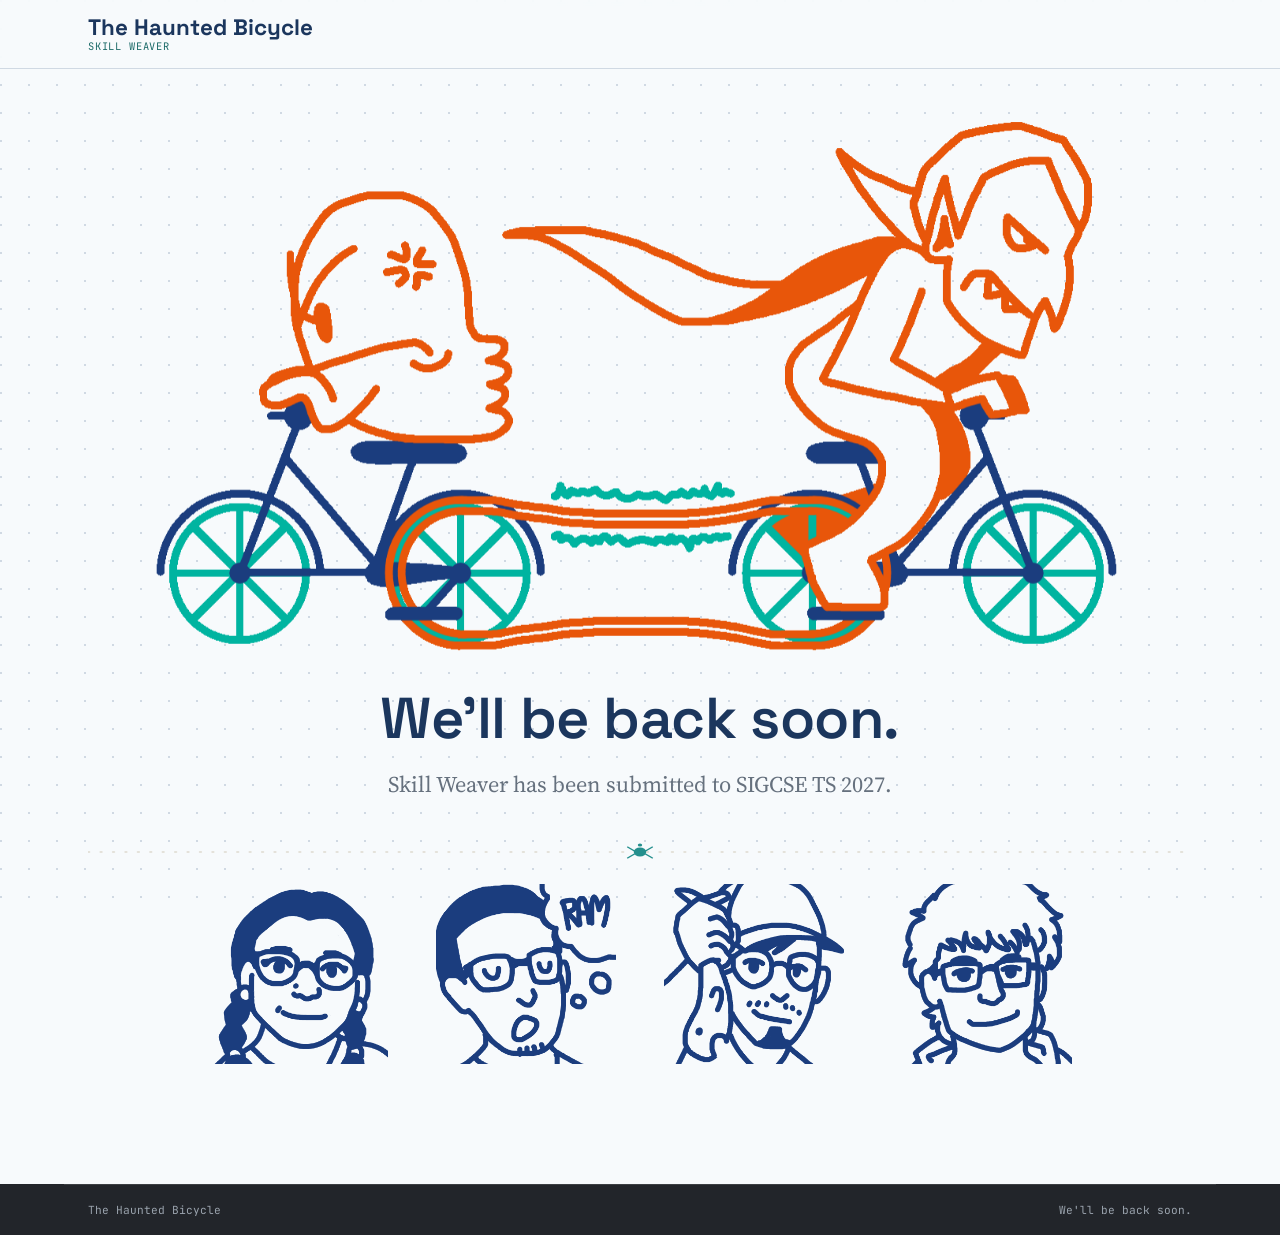
<file: index.html>
<!DOCTYPE html>
<html lang="en">
<head>
  <meta charset="UTF-8">
  <meta name="viewport" content="width=device-width, initial-scale=1.0">
  <title>We'll be back soon — The Haunted Bicycle</title>
  <meta name="description" content="Skill Weaver has been submitted to SIGCSE TS 2027. We'll be back soon.">
  <link rel="canonical" href="https://hauntedbicycle.dev/index.html">
  <link rel="icon" type="image/svg+xml" href="/assets/svg/logo-mark.svg">

  <meta property="og:type" content="website">
  <meta property="og:title" content="We'll be back soon — The Haunted Bicycle">
  <meta property="og:description" content="Skill Weaver has been submitted to SIGCSE TS 2027. We'll be back soon.">
  <meta property="og:url" content="https://hauntedbicycle.dev/index.html">
  <meta property="og:image" content="https://hauntedbicycle.dev/assets/images/og-default.png">
  <meta name="twitter:card" content="summary_large_image">
  <meta name="twitter:title" content="We'll be back soon — The Haunted Bicycle">
  <meta name="twitter:description" content="Skill Weaver has been submitted to SIGCSE TS 2027. We'll be back soon.">
  <meta name="twitter:image" content="https://hauntedbicycle.dev/assets/images/og-default.png">

  <link rel="preconnect" href="https://fonts.googleapis.com">
  <link rel="preconnect" href="https://fonts.gstatic.com" crossorigin="">
  <link href="https://fonts.googleapis.com/css2?family=Space+Grotesk:wght@500;600;700&family=Source+Serif+4:opsz,wght@8..60,400;8..60,600&family=JetBrains+Mono:wght@400;500&display=swap" rel="stylesheet">
  <link rel="stylesheet" href="/assets/css/variables.css">
  <link rel="stylesheet" href="/assets/css/base.css">
  <link rel="stylesheet" href="/assets/css/layout.css">
  <link rel="stylesheet" href="/assets/css/components.css">

  <style>
    .placeholder-cast {
      display: flex;
      flex-wrap: wrap;
      justify-content: center;
      align-items: flex-end;
      gap: 48px;
      padding-block: 8px 24px;
    }
    .placeholder-cast img {
      width: min(180px, 28vw);
      height: auto;
    }
  </style>
</head>
<body class="home">

<a class="skip-link" href="#main">Skip to content</a>

<header class="site-header">
  <div class="wrap site-header__inner">
    <a class="brand" href="/index.html">
      <span class="brand__text">
        <span class="brand__title">The Haunted Bicycle</span>
        <span class="brand__eyebrow">Skill Weaver</span>
      </span>
    </a>
  </div>
</header>

<main id="main" style="max-width: 1152px; margin-inline: auto; padding-inline: 24px;">

  <section class="hero">
    <div style="width: 100%; animation: float-in 600ms cubic-bezier(0.16,1,0.3,1) both;">
      <img src="/assets/images/BannerGif.gif" alt="A small ghost pedals a bicycle whose rear wheel is spun from spider silk, trailing a dashed motion line." width="520" height="420" style="width: 100%; height: auto; display: block;">
    </div>
    <div class="hero__copy" style="text-align: center;">
      <h1 style="margin: 0 0 16px; text-align: center;">We'll be back soon.</h1>
      <p class="hero__lede" style="margin-inline: auto; text-align: center;">Skill Weaver has been submitted to SIGCSE TS 2027.</p>
    </div>
  </section>

  <div class="thread-divider">
    <img src="/assets/svg/thread-divider.svg" alt="" role="presentation" style="width: 100%; height: 100%;">
  </div>

  <div class="placeholder-cast">
    <img src="/assets/images/IconManju.png" alt="" width="180" height="180">
    <img src="/assets/images/IconJesus.png" alt="" width="180" height="180">
    <img src="/assets/images/IconBricen.png" alt="" width="180" height="180">
    <img src="/assets/images/IconBryce.png" alt="" width="180" height="180">
  </div>

</main>

<footer class="site-footer">
  <div class="wrap site-footer__bottom">
    <span>The Haunted Bicycle</span>
    <span>We'll be back soon.</span>
  </div>
</footer>

</body>
</html>
</file>
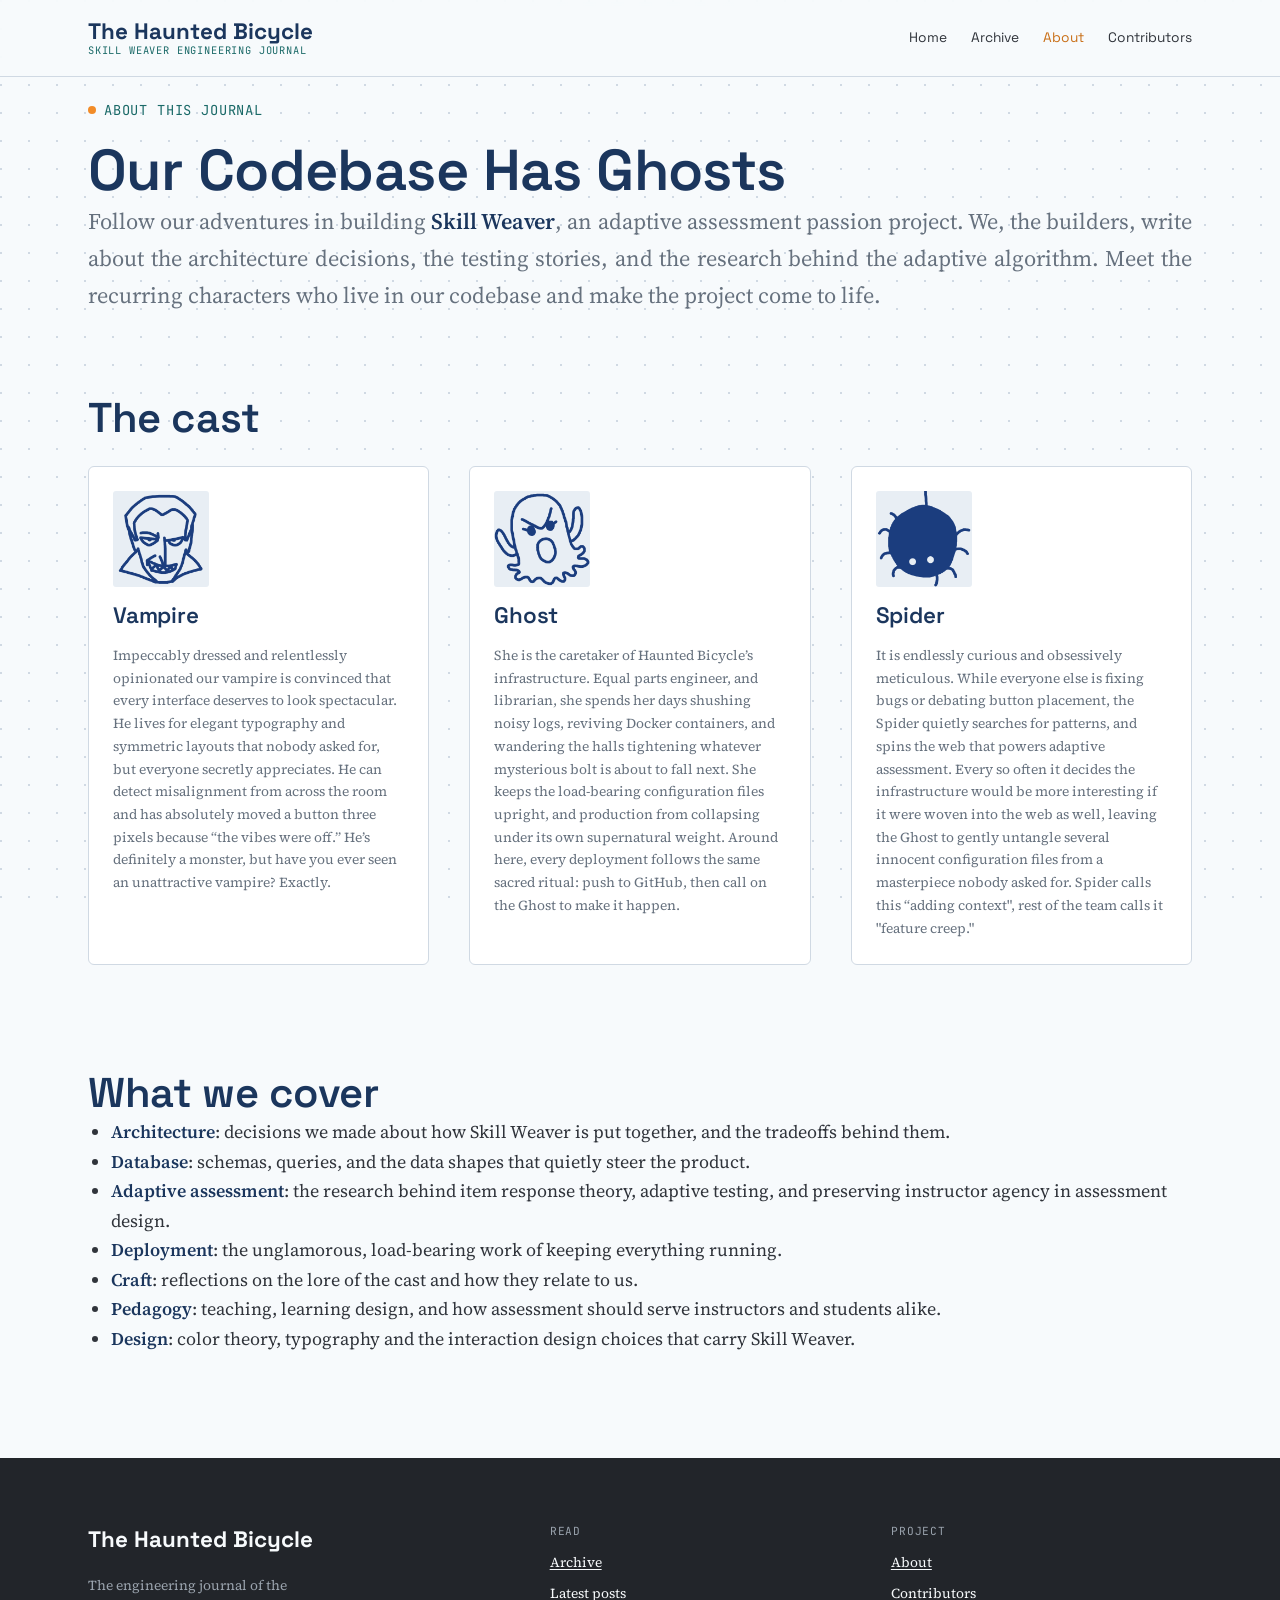
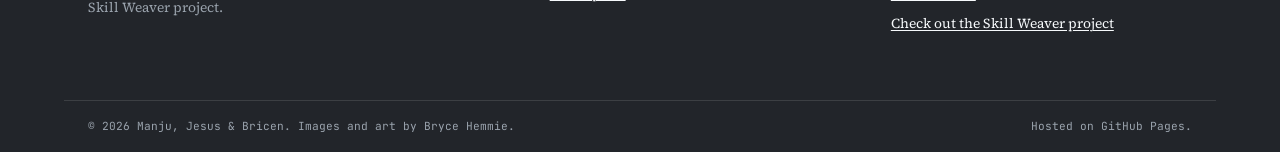
<file: about.html>
<!DOCTYPE html>
<html lang="en">
<head>
  <meta charset="UTF-8">
  <meta name="viewport" content="width=device-width, initial-scale=1.0">
  <title>About — The Haunted Bicycle</title>
  <meta name="description" content="Why The Haunted Bicycle exists, who Monster, Spider, and Bicycle are, and what's coming next.">
  <link rel="canonical" href="https://hauntedbicycle.dev/about.html">
  <link rel="icon" type="image/svg+xml" href="/assets/svg/logo-mark.svg">
  <meta property="og:type" content="website">
  <meta property="og:title" content="About — The Haunted Bicycle">
  <meta property="og:description" content="Why The Haunted Bicycle exists, and who Monster, Spider, and Bicycle are.">
  <meta property="og:url" content="https://hauntedbicycle.dev/about.html">
  <meta name="twitter:card" content="summary">
  <link rel="preconnect" href="https://fonts.googleapis.com">
  <link rel="preconnect" href="https://fonts.gstatic.com" crossorigin>
  <link href="https://fonts.googleapis.com/css2?family=Space+Grotesk:wght@500;600;700&family=Source+Serif+4:opsz,wght@8..60,400;8..60,600&family=JetBrains+Mono:wght@400;500&display=swap" rel="stylesheet">
  <link rel="stylesheet" href="/assets/css/variables.css">
  <link rel="stylesheet" href="/assets/css/base.css">
  <link rel="stylesheet" href="/assets/css/layout.css">
  <link rel="stylesheet" href="/assets/css/components.css">
</head>
<body>

<div data-include="header"></div>

<main id="main" class="page-compact">
  <section class="wrap section--tight">
    <p class="hero__eyebrow">About this journal</p>
    <h1>Our Codebase Has Ghosts</h1>
    <p style="font-size: clamp(1.2rem, 1.1rem + 0.5vw, 1.4rem); color: #66717E; width: 100%; max-width: none; margin: 0 0 16px; text-align: justify;">Follow our adventures in building <strong>Skill Weaver</strong>, an adaptive assessment passion project. We, the builders, write about the architecture decisions, the testing stories, and the research behind the adaptive algorithm. Meet the recurring characters who live in our codebase and make the project come to life.</p>
  <!-- <p>Most engineering blogs read like press releases: clean narratives where every decision was obviously correct in hindsight. Ours doesn't work that way, because software doesn't work that way. Every system we've built long enough has developed a personality &mdash; parts that groan under load, parts nobody remembers writing, parts that only work if you don't look at them directly. We started calling that personality a haunting, and the name stuck.</p>-->
  </section>

  <div class="wrap"><div class="thread-divider"><img src="/assets/svg/thread-divider.svg" alt="" role="presentation"></div></div>

  <section class="wrap section--tight">
    <h2 style="margin-bottom: var(--space-md);">The cast</h2>
    <!-- Icons: temporary until Bryce's caricatures land -->
    <div class="grid grid--cards">
      <div class="card">
        <img class="card__art" src="/assets/images/IconVamp.png" alt="Vampire, standing in for the frontend" style="width:96px;height:96px;">
        <h3 class="card__title">Vampire</h3>
        <p class="card__excerpt">Impeccably dressed and relentlessly opinionated our vampire is convinced that every interface deserves to look spectacular. He lives for elegant typography and symmetric layouts that nobody asked for, but everyone secretly appreciates. He can detect misalignment from across the room and has absolutely moved a button three pixels because “the vibes were off.” He’s definitely a monster, but have you ever seen an unattractive vampire? Exactly.</p>
      </div>
      <div class="card">
        <img class="card__art" src="/assets/images/IconGhost.png" alt="Ghost, standing in for the backend" style="width:96px;height:96px;">
        <h3 class="card__title">Ghost</h3>
        <p class="card__excerpt">She is the caretaker of Haunted Bicycle’s infrastructure. Equal parts engineer, and librarian, she spends her days shushing noisy logs, reviving Docker containers, and wandering the halls tightening whatever mysterious bolt is about to fall next. She keeps the load-bearing configuration files upright, and production from collapsing under its own supernatural weight. Around here, every deployment follows the same sacred ritual: push to GitHub, then call on the Ghost to make it happen.</p>
      </div>
      <div class="card">
        <img class="card__art" src="/assets/images/IconSpider.png" alt="Spider, the algorithm" style="width:96px;height:96px;">
        <h3 class="card__title">Spider</h3>
        <p class="card__excerpt">It is endlessly curious and obsessively meticulous. While everyone else is fixing bugs or debating button placement, the Spider quietly searches for patterns, and spins the web that powers adaptive assessment. Every so often it decides the infrastructure would be more interesting if it were woven into the web as well, leaving the Ghost to gently untangle several innocent configuration files from a masterpiece nobody asked for. Spider calls this “adding context", rest of the team calls it "feature creep."</p>
      </div>
    </div>
  </section>

  <div class="wrap"><div class="thread-divider"><img src="/assets/svg/thread-divider.svg" alt="" role="presentation"></div></div>

  <div class="wrap"><div class="thread-divider"><img src="/assets/svg/thread-divider.svg" alt="" role="presentation"></div></div>

  <section class="wrap section--tight">
    <h2>What we cover</h2>
    <ul>
      <li><strong>Architecture</strong>: decisions we made about how Skill Weaver is put together, and the tradeoffs behind them.</li>
      <li><strong>Database</strong>: schemas, queries, and the data shapes that quietly steer the product.</li>
      <li><strong>Adaptive assessment</strong>: the research behind item response theory, adaptive testing, and preserving instructor agency in assessment design.</li>
      <li><strong>Deployment</strong>: the unglamorous, load-bearing work of keeping everything running.</li>
      <li><strong>Craft</strong>: reflections on the lore of the cast and how they relate to us.</li>
      <li><strong>Pedagogy</strong>: teaching, learning design, and how assessment should serve instructors and students alike.</li>
      <li><strong>Design</strong>: color theory, typography and the interaction design choices that carry Skill Weaver.</li>
    </ul>

  </section>
</main>

<div data-include="footer"></div>
<script src="/assets/js/main.js"></script>
</body>
</html>
</file>
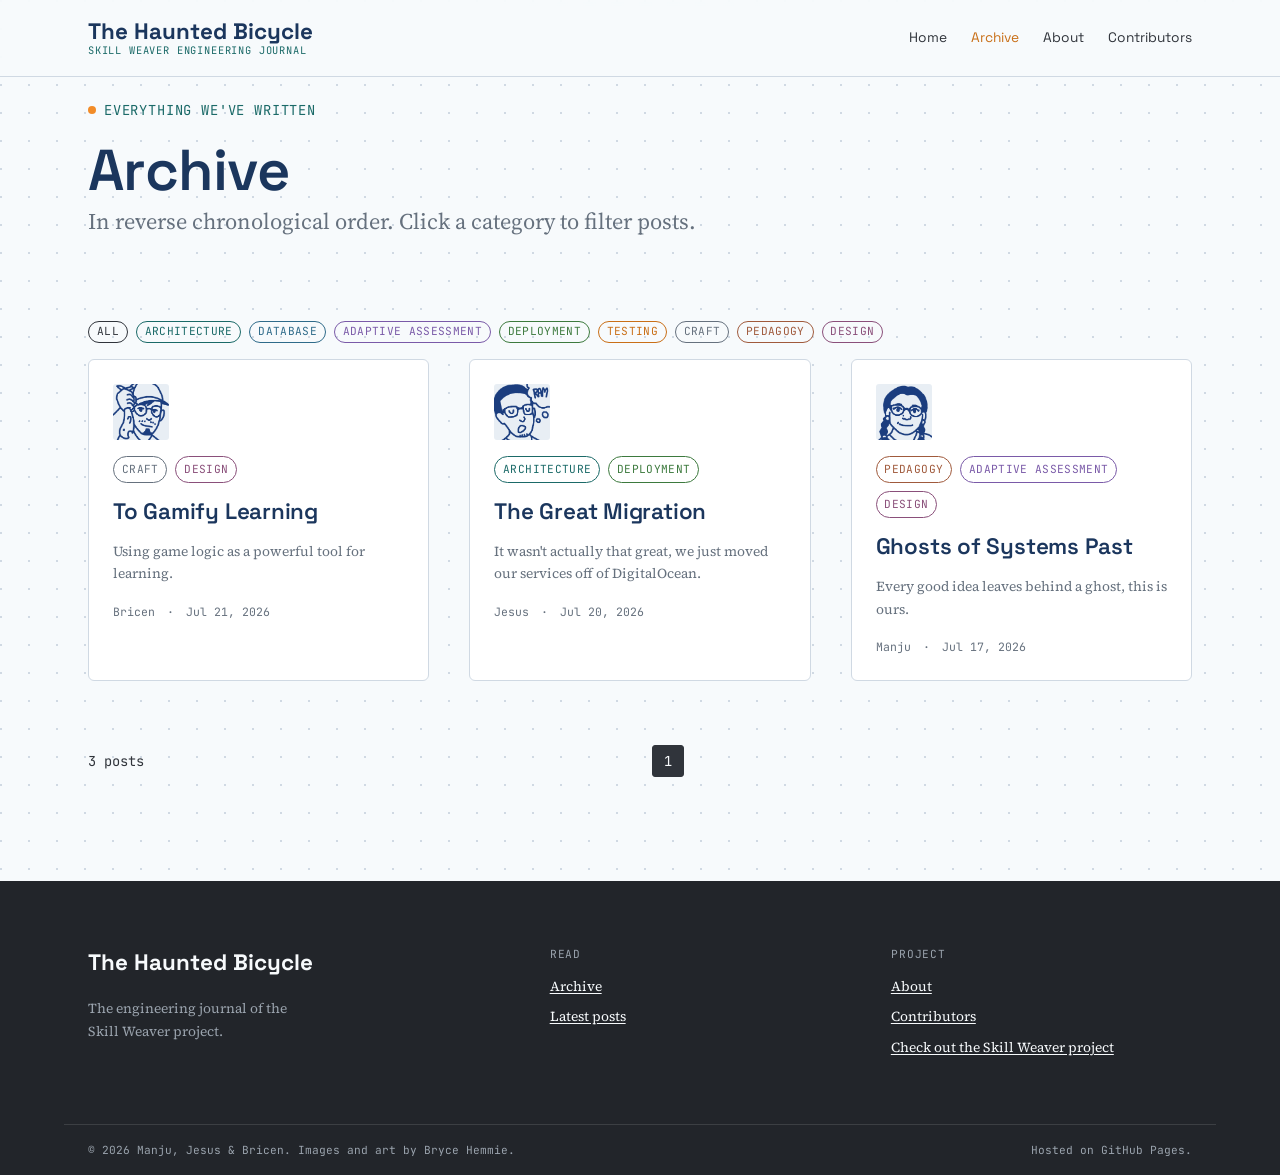
<file: archive.html>
<!DOCTYPE html>
<html lang="en">
<head>
  <meta charset="UTF-8">
  <meta name="viewport" content="width=device-width, initial-scale=1.0">
  <title>Archive — The Haunted Bicycle</title>
  <meta name="description" content="Every post from The Haunted Bicycle, the Skill Weaver engineering journal.">
  <link rel="canonical" href="https://hauntedbicycle.dev/archive.html">
  <link rel="icon" type="image/svg+xml" href="/assets/svg/logo-mark.svg">
  <meta property="og:type" content="website">
  <meta property="og:title" content="Archive — The Haunted Bicycle">
  <meta property="og:description" content="Every post from The Haunted Bicycle, the Skill Weaver engineering journal.">
  <meta property="og:url" content="https://hauntedbicycle.dev/archive.html">
  <meta name="twitter:card" content="summary">
  <link rel="alternate" type="application/rss+xml" title="The Haunted Bicycle" href="/rss.xml">
  <link rel="preconnect" href="https://fonts.googleapis.com">
  <link rel="preconnect" href="https://fonts.gstatic.com" crossorigin>
  <link href="https://fonts.googleapis.com/css2?family=Space+Grotesk:wght@500;600;700&family=Source+Serif+4:opsz,wght@8..60,400;8..60,600&family=JetBrains+Mono:wght@400;500&display=swap" rel="stylesheet">
  <link rel="stylesheet" href="/assets/css/variables.css">
  <link rel="stylesheet" href="/assets/css/base.css">
  <link rel="stylesheet" href="/assets/css/layout.css">
  <link rel="stylesheet" href="/assets/css/components.css">
</head>
<body>

<div data-include="header"></div>

<main id="main" class="page-compact">
  <section class="wrap section--tight">
    <p class="hero__eyebrow">Everything we've written</p>
    <h1>Archive</h1>
    <p style="font-size: clamp(1.2rem, 1.1rem + 0.5vw, 1.4rem); color: #66717E; width: 100%; max-width: none; margin: 0 0 16px; text-align: justify;">In reverse chronological order. Click a category to filter posts.</p>
  </section>

  <div class="wrap"><div class="thread-divider"><img src="/assets/svg/thread-divider.svg" alt="" role="presentation"></div></div>

  <section class="wrap section--tight" data-archive>
    <div class="pill-row" style="margin-bottom: var(--space-sm);" role="group" aria-label="Filter by category">
      <button type="button" class="pill" data-filter="all" aria-pressed="true">All</button>
      <button type="button" class="pill pill--architecture" data-filter="architecture" aria-pressed="false">Architecture</button>
      <button type="button" class="pill pill--database" data-filter="database" aria-pressed="false">Database</button>
      <button type="button" class="pill pill--assessment" data-filter="assessment" aria-pressed="false">Adaptive Assessment</button>
      <button type="button" class="pill pill--deployment" data-filter="deployment" aria-pressed="false">Deployment</button>
      <button type="button" class="pill pill--testing" data-filter="testing" aria-pressed="false">Testing</button>
      <button type="button" class="pill pill--craft" data-filter="craft" aria-pressed="false">Craft</button>
      <button type="button" class="pill pill--pedagogy" data-filter="pedagogy" aria-pressed="false">Pedagogy</button>
      <button type="button" class="pill pill--design" data-filter="design" aria-pressed="false">Design</button>
    </div>

    <div class="grid grid--cards" data-archive-grid></div>

    <p class="is-hidden" data-archive-empty style="color: var(--color-slate); margin-top: var(--space-lg);">No posts in this category yet.</p>

    <nav class="pagination" aria-label="Archive pages" data-archive-pagination>
      <span data-archive-count></span>
      <ul class="pagination__pages" data-archive-pages></ul>
      <span></span>
    </nav>
  </section>
</main>

<div data-include="footer"></div>
<script src="/assets/js/main.js"></script>
</body>
</html>
</file>
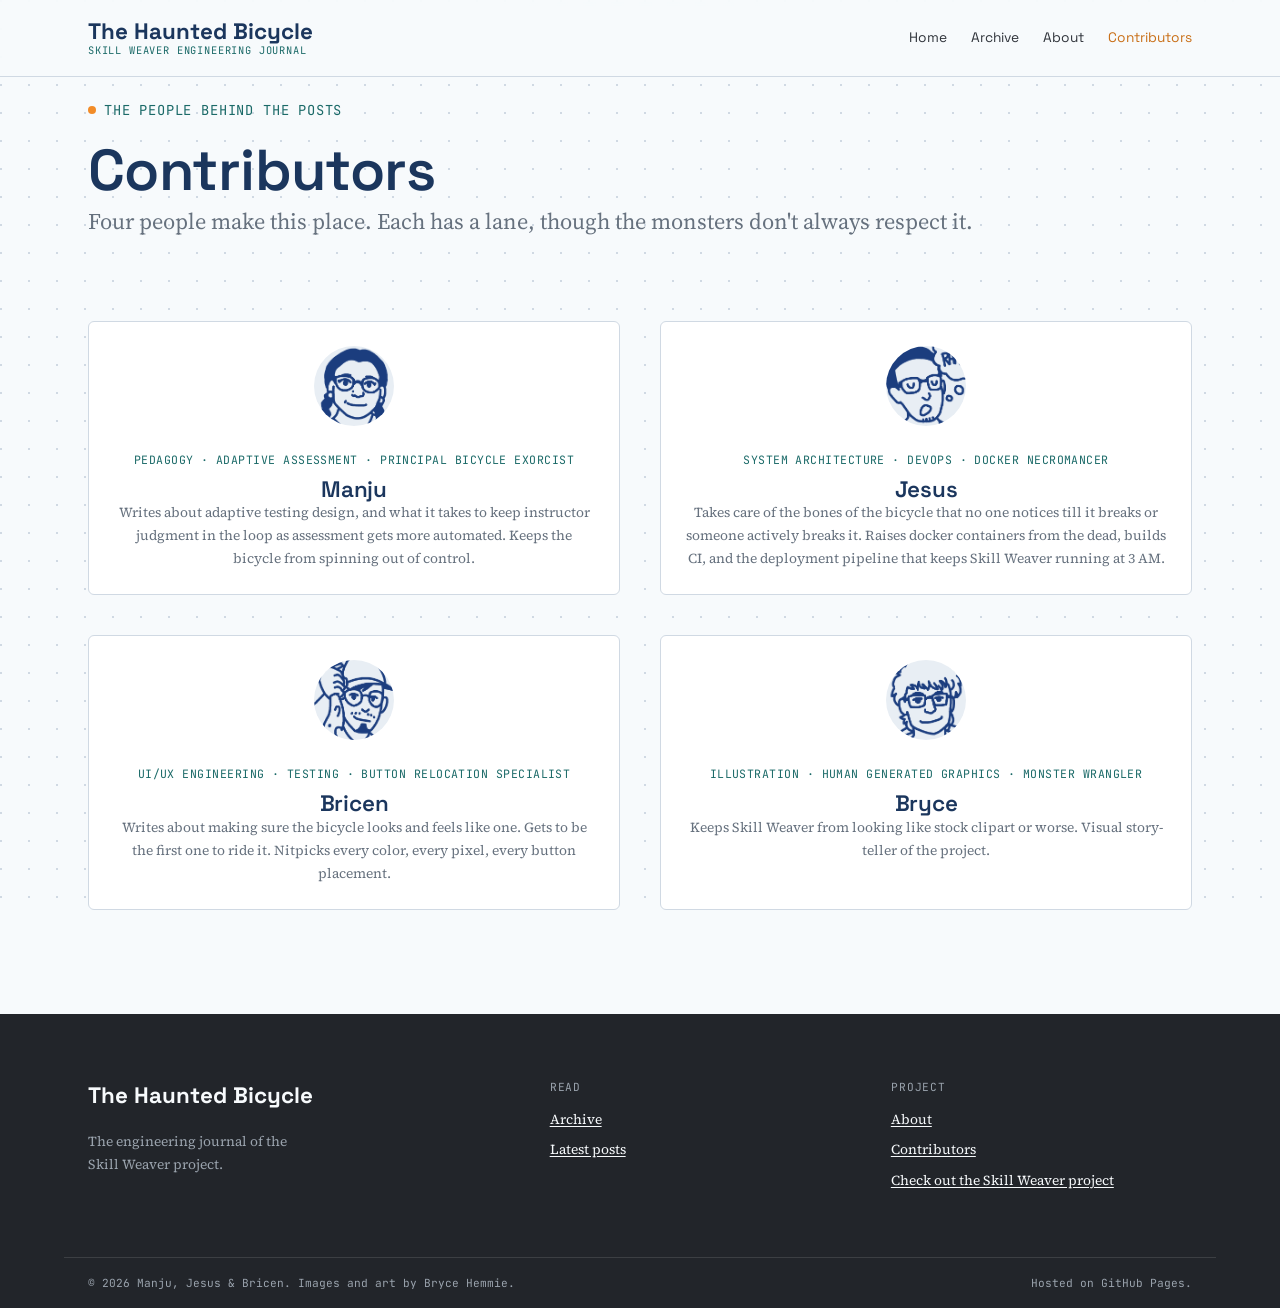
<file: contributors.html>
<!DOCTYPE html>
<html lang="en">
<head>
  <meta charset="UTF-8">
  <meta name="viewport" content="width=device-width, initial-scale=1.0">
  <title>Contributors — The Haunted Bicycle</title>
  <meta name="description" content="The people writing and illustrating The Haunted Bicycle, and what they cover.">
  <link rel="canonical" href="https://hauntedbicycle.dev/contributors.html">
  <link rel="icon" type="image/svg+xml" href="/assets/svg/logo-mark.svg">
  <meta property="og:type" content="website">
  <meta property="og:title" content="Contributors — The Haunted Bicycle">
  <meta property="og:url" content="https://hauntedbicycle.dev/contributors.html">
  <meta name="twitter:card" content="summary">
  <link rel="preconnect" href="https://fonts.googleapis.com">
  <link rel="preconnect" href="https://fonts.gstatic.com" crossorigin>
  <link href="https://fonts.googleapis.com/css2?family=Space+Grotesk:wght@500;600;700&family=Source+Serif+4:opsz,wght@8..60,400;8..60,600&family=JetBrains+Mono:wght@400;500&display=swap" rel="stylesheet">
  <link rel="stylesheet" href="/assets/css/variables.css">
  <link rel="stylesheet" href="/assets/css/base.css">
  <link rel="stylesheet" href="/assets/css/layout.css">
  <link rel="stylesheet" href="/assets/css/components.css">
</head>
<body>

<div data-include="header"></div>

<main id="main" class="page-compact">
  <section class="wrap section--tight">
    <p class="hero__eyebrow">The people behind the posts</p>
    <h1>Contributors</h1>
    <p style="font-size: clamp(1.2rem, 1.1rem + 0.5vw, 1.4rem); color: #66717E; width: 100%; max-width: none; margin: 0 0 16px; text-align: justify;">Four people make this place. Each has a lane, though the monsters don't always respect it.</p>
  </section>

  <div class="wrap"><div class="thread-divider"><img src="/assets/svg/thread-divider.svg" alt="" role="presentation"></div></div>

  <section class="wrap section--tight">
    <div class="grid grid--two">

      <article class="contributor-card contributor-card--stacked">
        <img class="contributor-card__avatar" src="/assets/images/IconManju.png" alt="" width="64" height="64">
        <div>
          <p class="contributor-card__role">Pedagogy &middot; Adaptive Assessment &middot; Principal Bicycle Exorcist</p>
          <h2 class="card__title">Manju</h2>
          <p class="card__excerpt">Writes about adaptive testing design, and what it takes to keep instructor judgment in the loop as assessment gets more automated. Keeps the bicycle from spinning out of control.</p>
        </div>
      </article>

      <article class="contributor-card contributor-card--stacked">
        <img class="contributor-card__avatar" src="/assets/images/IconJesus.png" alt="" width="64" height="64">
        <div>
          <p class="contributor-card__role">System Architecture &middot; DevOps &middot; Docker Necromancer</p>
          <h2 class="card__title">Jesus</h2>
          <p class="card__excerpt">Takes care of the bones of the bicycle that no one notices till it breaks or someone actively breaks it. Raises docker containers from the dead, builds CI, and the deployment pipeline that keeps Skill Weaver running at 3 AM.</p>
        </div>
      </article>

      <article class="contributor-card contributor-card--stacked">
        <img class="contributor-card__avatar" src="/assets/images/IconBricen.png" alt="" width="64" height="64">
        <div>
          <p class="contributor-card__role">UI/UX Engineering &middot; Testing &middot; Button Relocation Specialist</p>
          <h2 class="card__title">Bricen</h2>
          <p class="card__excerpt"> Writes about making sure the bicycle looks and feels like one. Gets to be the first one to ride it. Nitpicks every color, every pixel, every button placement.</p>
        </div>
      </article>

      <article class="contributor-card contributor-card--stacked">
        <img class="contributor-card__avatar" src="/assets/images/IconBryce.png" alt="" width="64" height="64">
        <div>
          <p class="contributor-card__role">Illustration &middot; Human Generated Graphics &middot; Monster Wrangler</p>
          <h2 class="card__title">Bryce</h2>
          <p class="card__excerpt">Keeps Skill Weaver from looking like stock clipart or worse. Visual story-teller of the project.</p>
        </div>
      </article>

    </div>
  </section>
</main>

<div data-include="footer"></div>
<script src="/assets/js/main.js"></script>
</body>
</html>
</file>
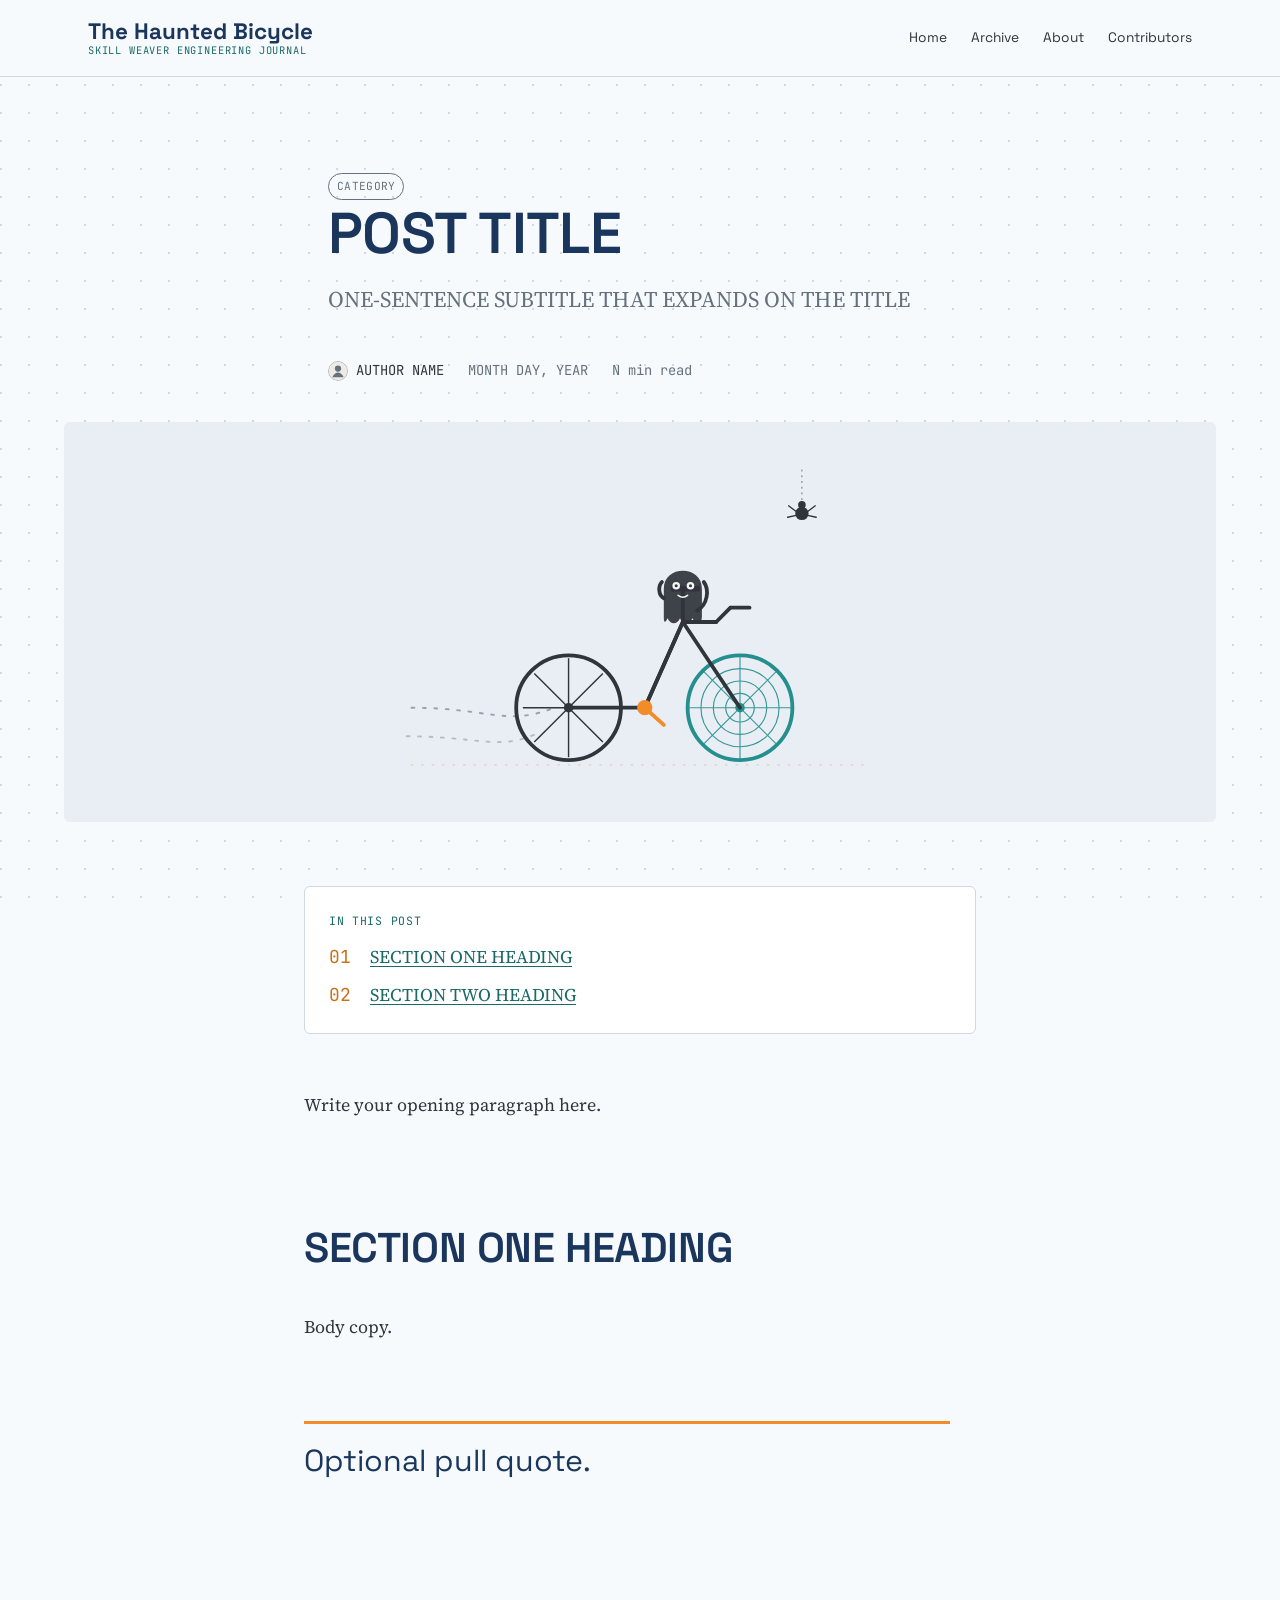
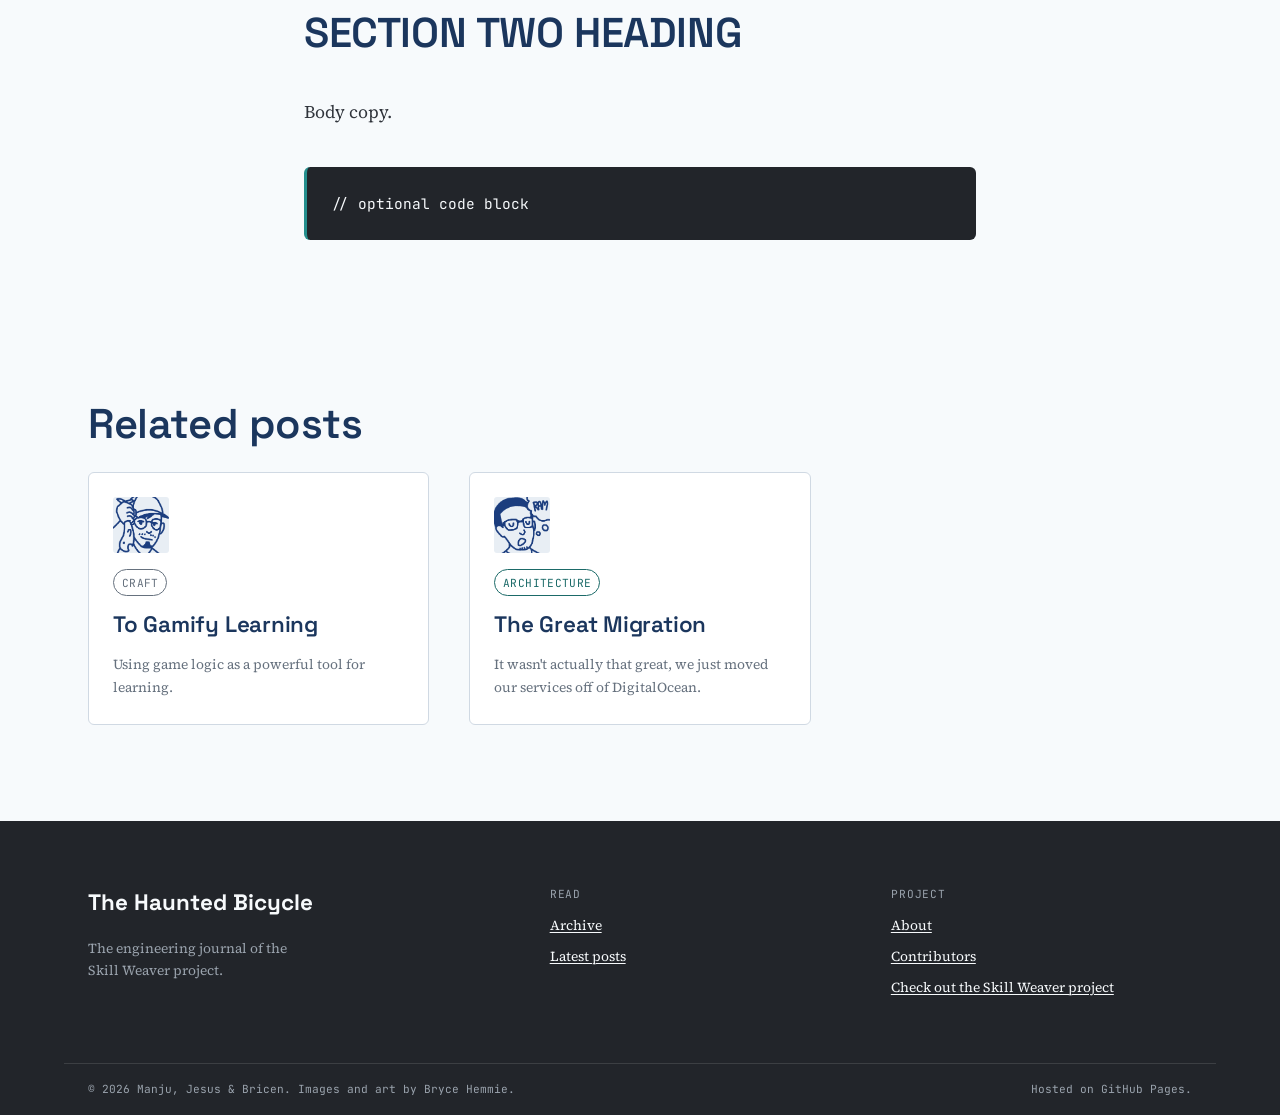
<file: layouts/post-template.html>
<!DOCTYPE html>
<html lang="en">
<!--
  BLANK POST STARTER
  ------------------
  Copy this file to posts/your-slug.html, then replace every PLACEHOLDER
  below (search for POST TITLE, POST-SLUG, AUTHOR NAME, CATEGORY, etc.).
  When done, add an entry to data/posts.json with "date": "YYYY-MM-DD"
  (that publishes it to homepage + archive; order is by date, newest first).
  Keep drafts out of posts.json until ready. Also update sitemap.xml and
  rss.xml — see README §"Adding a post".
-->
<head>
  <meta charset="UTF-8">
  <meta name="viewport" content="width=device-width, initial-scale=1.0">

  <!-- 1. Title format: "Post Title — The Haunted Bicycle" -->
  <title>POST TITLE — The Haunted Bicycle</title>

  <!-- 2. Meta description (150–160 chars) -->
  <meta name="description" content="ONE SENTENCE SUMMARY">

  <!-- 3. Canonical + og:url must match the real filename -->
  <link rel="canonical" href="https://hauntedbicycle.dev/posts/POST-SLUG.html">
  <link rel="icon" type="image/svg+xml" href="/assets/svg/logo-mark.svg">

  <meta property="og:type" content="article">
  <meta property="og:title" content="POST TITLE">
  <meta property="og:description" content="ONE SENTENCE SUMMARY">
  <meta property="og:url" content="https://hauntedbicycle.dev/posts/POST-SLUG.html">
  <meta property="article:author" content="AUTHOR NAME">
  <meta property="article:published_time" content="YYYY-MM-DD">
  <!-- 4. Category: Architecture | Database | Adaptive Assessment | Deployment | Craft | Pedagogy | Design -->
  <meta property="article:section" content="CATEGORY">
  <meta name="twitter:card" content="summary_large_image">

  <link rel="preconnect" href="https://fonts.googleapis.com">
  <link rel="preconnect" href="https://fonts.gstatic.com" crossorigin>
  <link href="https://fonts.googleapis.com/css2?family=Space+Grotesk:wght@500;600;700&family=Source+Serif+4:opsz,wght@8..60,400;8..60,600&family=JetBrains+Mono:wght@400;500&display=swap" rel="stylesheet">
  <link rel="stylesheet" href="/assets/css/variables.css">
  <link rel="stylesheet" href="/assets/css/base.css">
  <link rel="stylesheet" href="/assets/css/layout.css">
  <link rel="stylesheet" href="/assets/css/components.css">
  <link rel="stylesheet" href="/assets/css/post.css">

  <script type="application/ld+json">
  {
    "@context": "https://schema.org",
    "@type": "BlogPosting",
    "headline": "POST TITLE",
    "author": { "@type": "Person", "name": "AUTHOR NAME" },
    "datePublished": "YYYY-MM-DD",
    "description": "ONE SENTENCE SUMMARY"
  }
  </script>
</head>
<body>

<div data-include="header"></div>

<main id="main">
  <article data-reading-progress>
    <header class="post-header wrap">
      <!-- 5. Pill classes: pill--architecture | pill--database | pill--assessment | pill--deployment | pill--testing | pill--craft | pill--pedagogy | pill--design -->
      <div class="pill-row"><span class="pill pill--craft">CATEGORY</span></div>
      <h1>POST TITLE</h1>
      <p class="post-header__subtitle">ONE-SENTENCE SUBTITLE THAT EXPANDS ON THE TITLE</p>
      <div class="post-header__meta">
        <span class="post-header__author">
          <!-- 6. Author avatar: person-placeholder.svg until caricatures land, or character-*.svg -->
          <img src="/assets/svg/person-placeholder.svg" alt="" width="20" height="20" style="border-radius:50%;">
          AUTHOR NAME
        </span>
        <span>MONTH DAY, YEAR</span>
        <span>N min read</span>
      </div>
    </header>

    <!-- 7. Optional hero. Delete this whole block if unused. -->
    <div class="post-hero-art wrap">
      <img src="/assets/svg/hero-illustration.svg" alt="DESCRIBE THE IMAGE" width="1200" height="400">
    </div>

    <!-- 8. TOC: one <li> per h2; href id must match the heading id -->
    <div class="toc wrap--prose">
      <span class="toc__label">In this post</span>
      <ol>
        <li><a href="#section-one">SECTION ONE HEADING</a></li>
        <li><a href="#section-two">SECTION TWO HEADING</a></li>
      </ol>
    </div>

    <div class="post-body wrap--prose">
      <p>Write your opening paragraph here.</p>

      <h2 id="section-one">SECTION ONE HEADING</h2>
      <p>Body copy.</p>

      <div class="pull-quote">Optional pull quote.</div>

      <h2 id="section-two">SECTION TWO HEADING</h2>
      <p>Body copy.</p>

      <pre><code>// optional code block</code></pre>
    </div>

    <!-- 9. Prev/next: auto-filled from data/posts.json by date. -->
    <div class="post-footer wrap--prose">
      <nav class="post-nav" aria-label="Post navigation" data-post-nav></nav>
    </div>
  </article>

  <!-- 10. Related posts: auto-filled from data/posts.json (shared categories, else latest).
       Optional: pin slugs with data-related-posts="slug-a,slug-b". Delete the section to hide. -->
  <section class="related-posts" data-related-posts></section>
</main>

<div data-include="footer"></div>
<script src="/assets/js/main.js"></script>
</body>
</html>
</file>
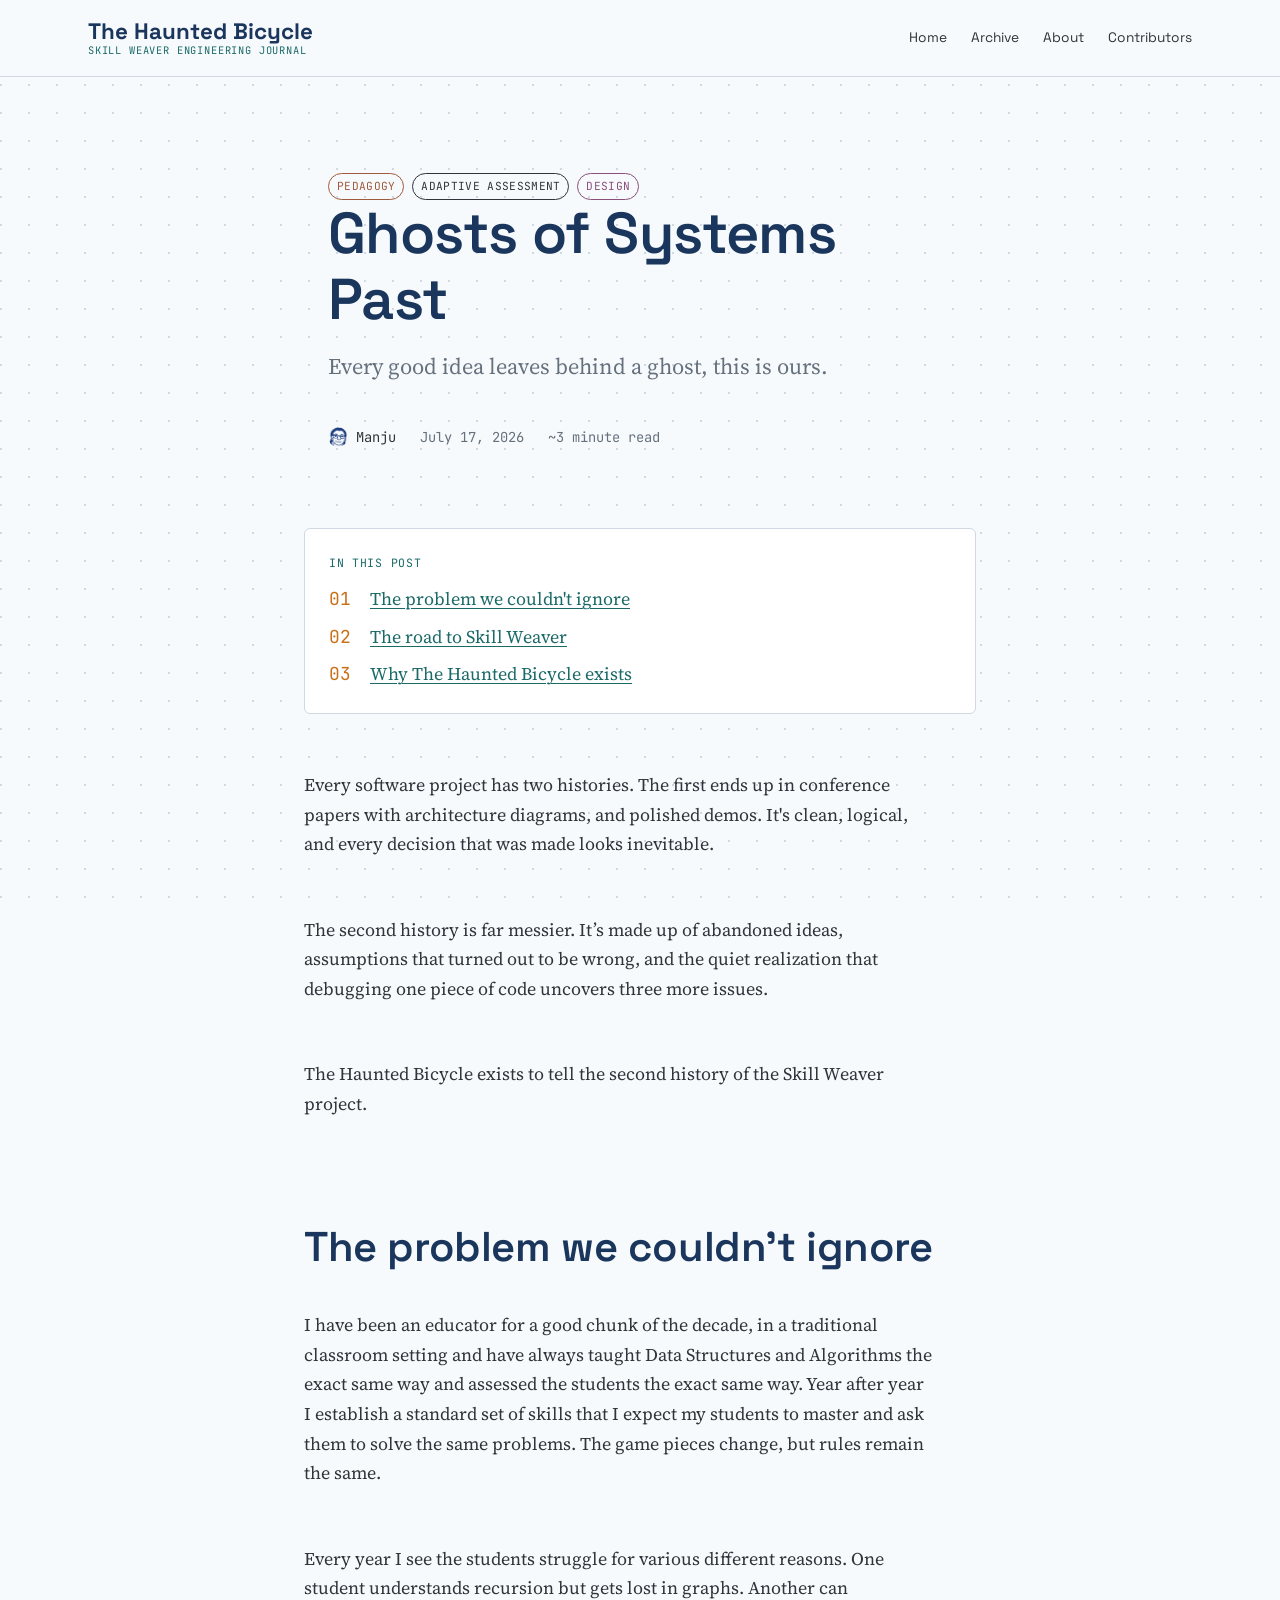
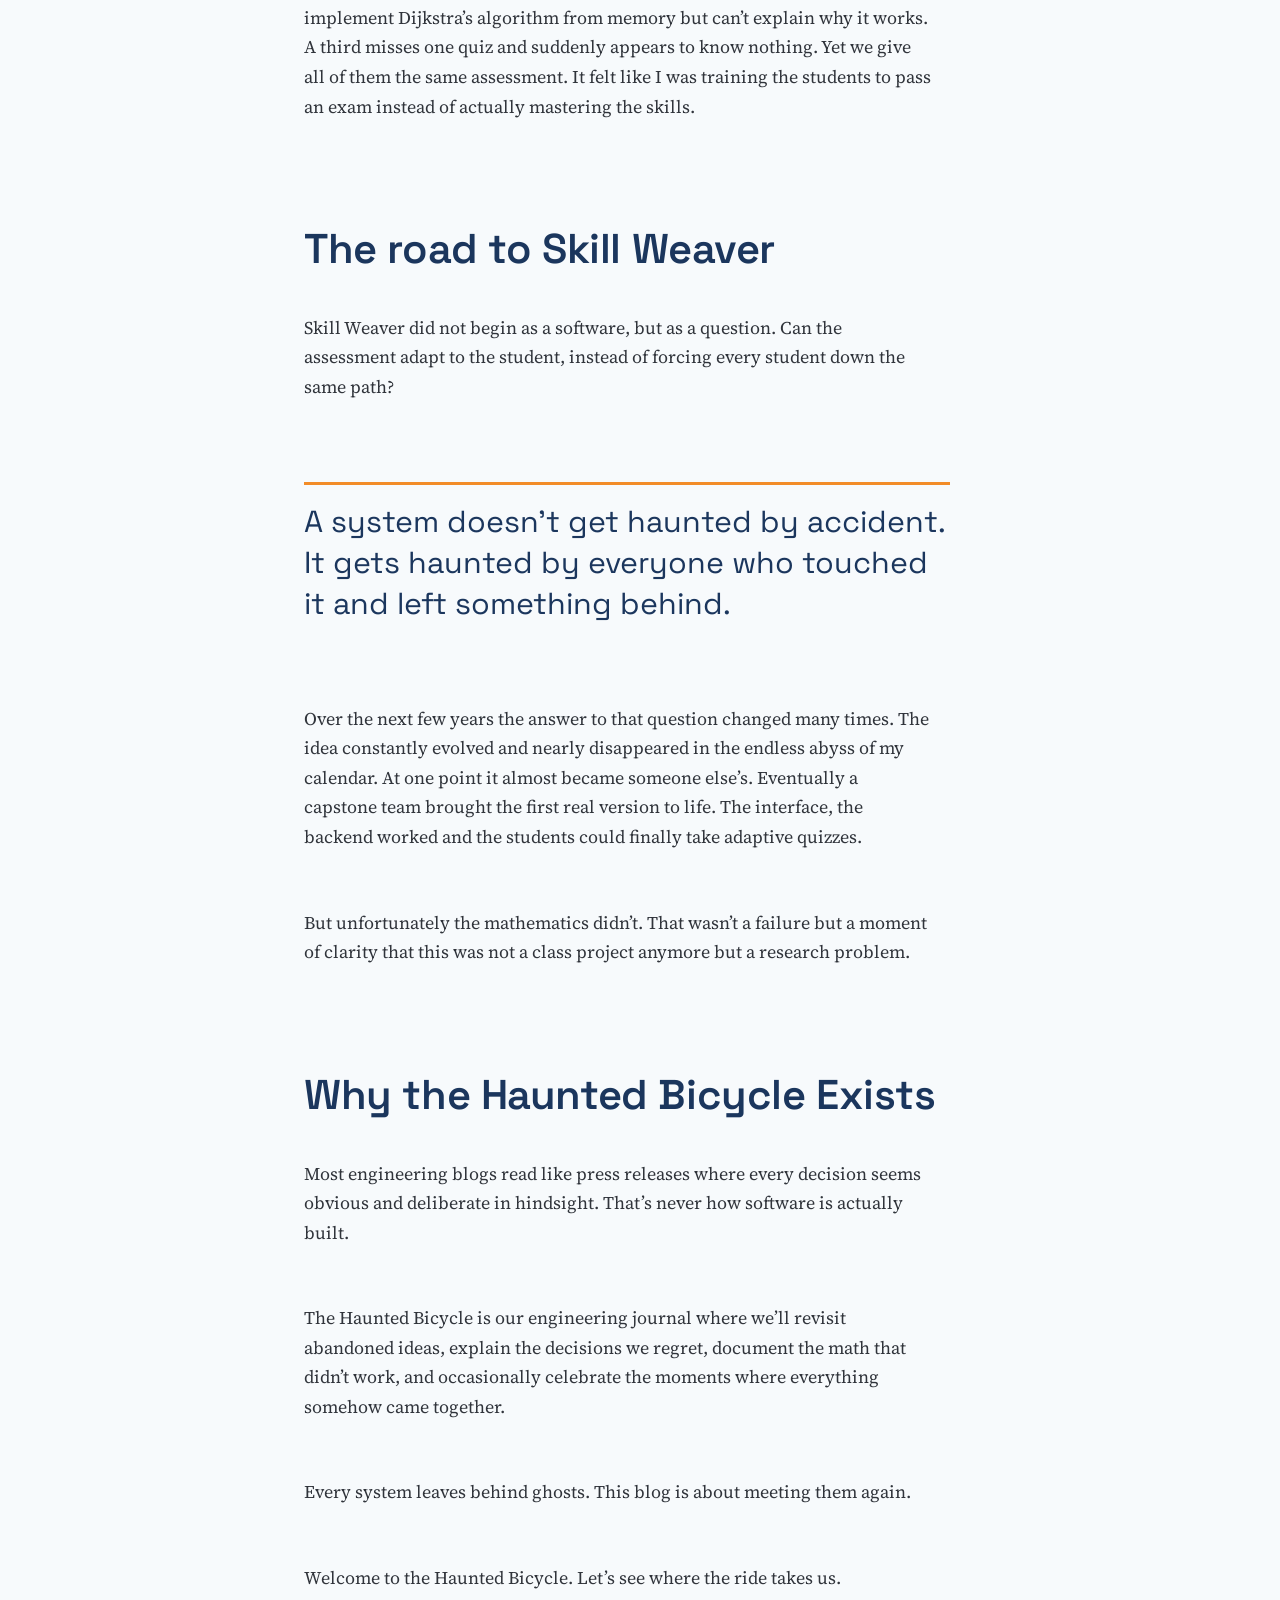
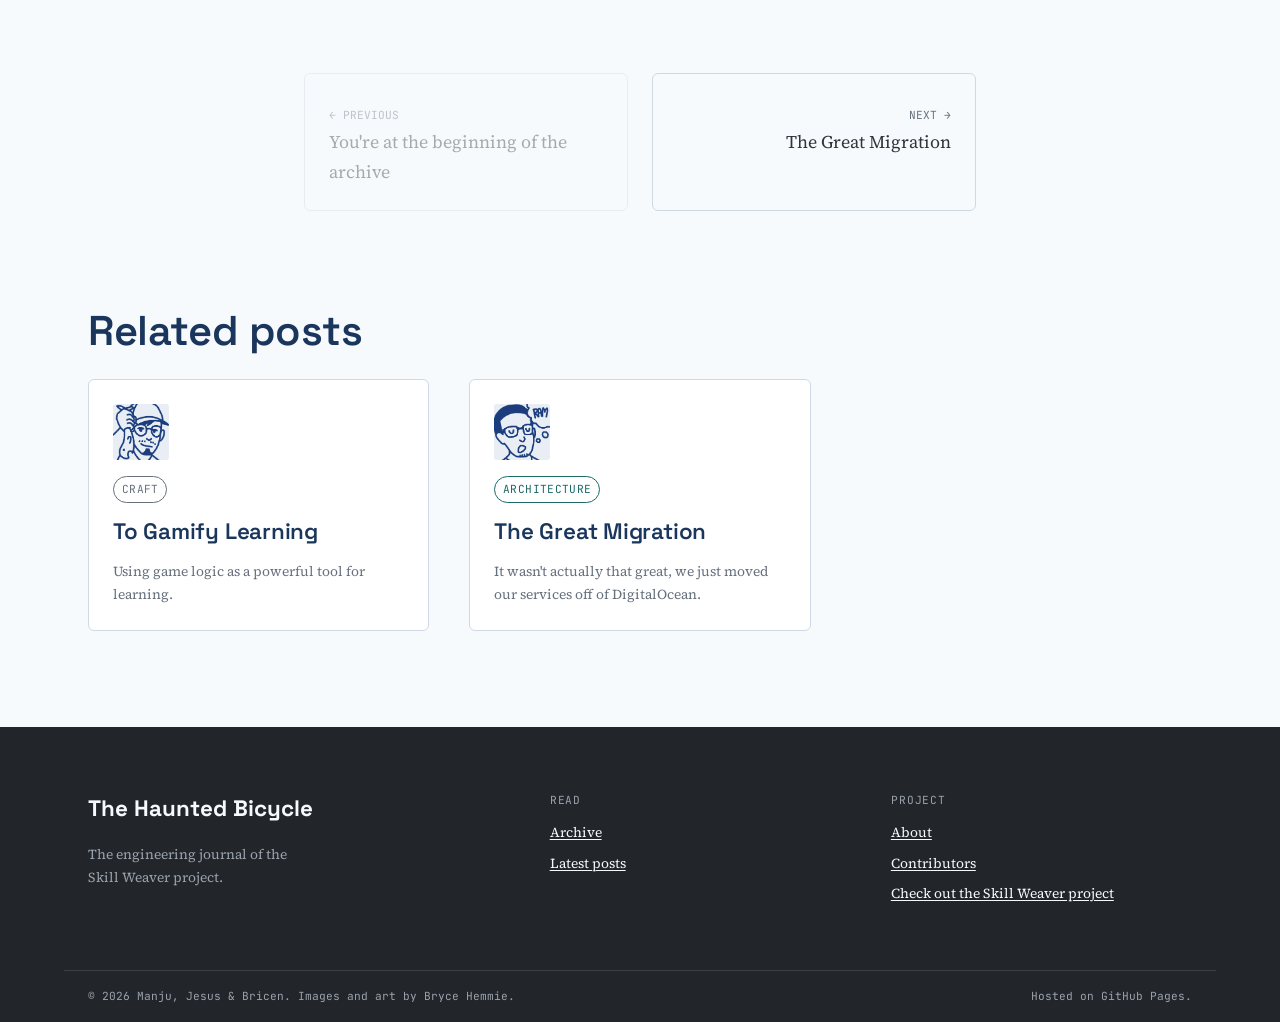
<file: posts/ghosts-of-systems-past.html>
<!DOCTYPE html>
<html lang="en">
<head>
  <meta charset="UTF-8">
  <meta name="viewport" content="width=device-width, initial-scale=1.0">
  <title>Ghosts of Systems Past</title>
  <meta name="description" content="Every good idea leaves behind a ghost, this is ours.">
  <link rel="canonical" href="https://blog.skill-weaver.com/posts/ghosts-of-systems-past.html">
  <link rel="icon" type="image/svg+xml" href="/assets/svg/logo-mark.svg">

  <meta property="og:type" content="article">
  <meta property="og:title" content="Ghosts of Systems Past">
  <meta property="og:description" content="Every good idea leaves behind a ghost, this is ours.">
  <meta property="og:url" content="https://blog.skill-weaver.com/posts/ghosts-of-systems-past.html">
  <meta property="article:author" content="Manju">
  <meta property="article:published_time" content="2026-07-17">
  <meta property="article:section" content="Pedagogy">
  <meta property="article:section" content="Adaptive Assessment">
  <meta property="article:section" content="Design">
  <meta name="twitter:card" content="summary_large_image">
  <meta name="twitter:title" content="Ghosts of Systems Past">

  <link rel="preconnect" href="https://fonts.googleapis.com">
  <link rel="preconnect" href="https://fonts.gstatic.com" crossorigin>
  <link href="https://fonts.googleapis.com/css2?family=Space+Grotesk:wght@500;600;700&family=Source+Serif+4:opsz,wght@8..60,400;8..60,600&family=JetBrains+Mono:wght@400;500&display=swap" rel="stylesheet">
  <link rel="stylesheet" href="/assets/css/variables.css">
  <link rel="stylesheet" href="/assets/css/base.css">
  <link rel="stylesheet" href="/assets/css/layout.css">
  <link rel="stylesheet" href="/assets/css/components.css">
  <link rel="stylesheet" href="/assets/css/post.css">

  <script type="application/ld+json">
  {
    "@context": "https://schema.org",
    "@type": "BlogPosting",
    "headline": "Ghosts of Systems Past",
    "author": { "@type": "Person", "name": "Manju" },
    "datePublished": "2026-07-17",
    "description": "Every good idea leaves behind a ghost, this is ours.",
    "url": "https://blog.skill-weaver.com/posts/ghosts-of-systems-past.html",
    "articleSection": ["Pedagogy", "Adaptive Assessment", "Design"],
    "keywords": ["Pedagogy", "Adaptive Assessment", "Design"]
  }
  </script>
</head>
<body>

<div data-include="header"></div>

<main id="main">
  <article data-reading-progress>
    <header class="post-header wrap">
      <div class="pill-row"><span class="pill pill--pedagogy">Pedagogy</span><span class="pill pill--adaptive-assessment">Adaptive Assessment</span><span class="pill pill--design">Design</span></div>
      <h1>Ghosts of Systems Past</h1>
      <p class="post-header__subtitle">Every good idea leaves behind a ghost, this is ours.</p>
      <div class="post-header__meta">
        <span class="post-header__author">
          <img src="/assets/images/IconManju.png" alt="" width="20" height="20" style="border-radius:50%;">
          Manju
        </span>
        <span>July 17, 2026</span>
        <span>~3 minute read</span>
      </div>
    </header>

    <div class="toc wrap--prose">
      <span class="toc__label">In this post</span>   
      <ol>
        <li><a href="#problem">The problem we couldn't ignore</a></li>
        <li><a href="#journey">The road to Skill Weaver</a></li>
        <li><a href="#haunted-bicycle">Why The Haunted Bicycle exists</a></li>
       </ol>
     </div>

    <div class="post-body wrap--prose">
      <p>Every software project has two histories. The first ends up in conference papers with architecture diagrams, and polished demos. It's clean, logical, and every decision that was made looks inevitable.</p>

<p>The second history is far messier. It’s made up of abandoned ideas, assumptions that turned out to be wrong, and the quiet realization that debugging one piece of code uncovers three more issues.</p>
    <p>The Haunted Bicycle exists to tell the second history of the Skill Weaver project.</p>

      <h2 id="problem">The problem we couldn't ignore</h2>
      <p>I have been an educator for a good chunk of the decade, in a traditional classroom setting and have always taught Data Structures and Algorithms the exact same way and assessed the students the exact same way. Year after year I establish a standard set of skills that I expect my students to master and ask them to solve the same problems. The game pieces change, but rules remain the same.</p>
      <p>Every year I see the students struggle for various different reasons. One student understands recursion but gets lost in graphs. Another can implement Dijkstra’s algorithm from memory but can’t explain why it works. A third misses one quiz and suddenly appears to know nothing. Yet we give all of them the same assessment. It felt like I was training the students to pass an exam instead of actually mastering the skills.</p>

      <h2 id="journey">The road to Skill Weaver</h2>
     <p>Skill Weaver did not begin as a software, but as a question. Can the assessment adapt to the student, instead of forcing every student down the same path?</p>
     <div class="pull-quote">
      A system doesn't get haunted by accident. It gets haunted by everyone who touched it and left something behind.
    </div>
     <p>Over the next few years the answer to that question changed many times. The idea constantly evolved and nearly disappeared in the endless abyss of my calendar. At one point it almost became someone else’s. Eventually a capstone team brought the first real version to life. The interface, the backend worked and the students could finally take adaptive quizzes.</p>
      
     <p>But unfortunately the mathematics didn’t. That wasn’t a failure but a moment of clarity that this was not a class project anymore but a research problem.</p>
      
      <h2 id="haunted-bicycle"">Why the Haunted Bicycle Exists</h2>
    <p>Most engineering blogs read like press releases where every decision seems obvious and deliberate in hindsight. That’s never how software is actually built.</p>
    <p>The Haunted Bicycle is our engineering journal where we’ll revisit abandoned ideas, explain the decisions we regret, document the math that didn’t work, and occasionally celebrate the moments where everything somehow came together.
    <p>Every system leaves behind ghosts. This blog is about meeting them again.</p>
    <p>Welcome to the Haunted Bicycle. Let’s see where the ride takes us.</p> 
  </div>

    <div class="post-footer wrap--prose">
      <nav class="post-nav" aria-label="Post navigation" data-post-nav></nav>
    </div>
  </article>

  <section class="related-posts" data-related-posts></section>
</main>

<div data-include="footer"></div>
<script src="/assets/js/main.js"></script>
</body>
</html>
</file>
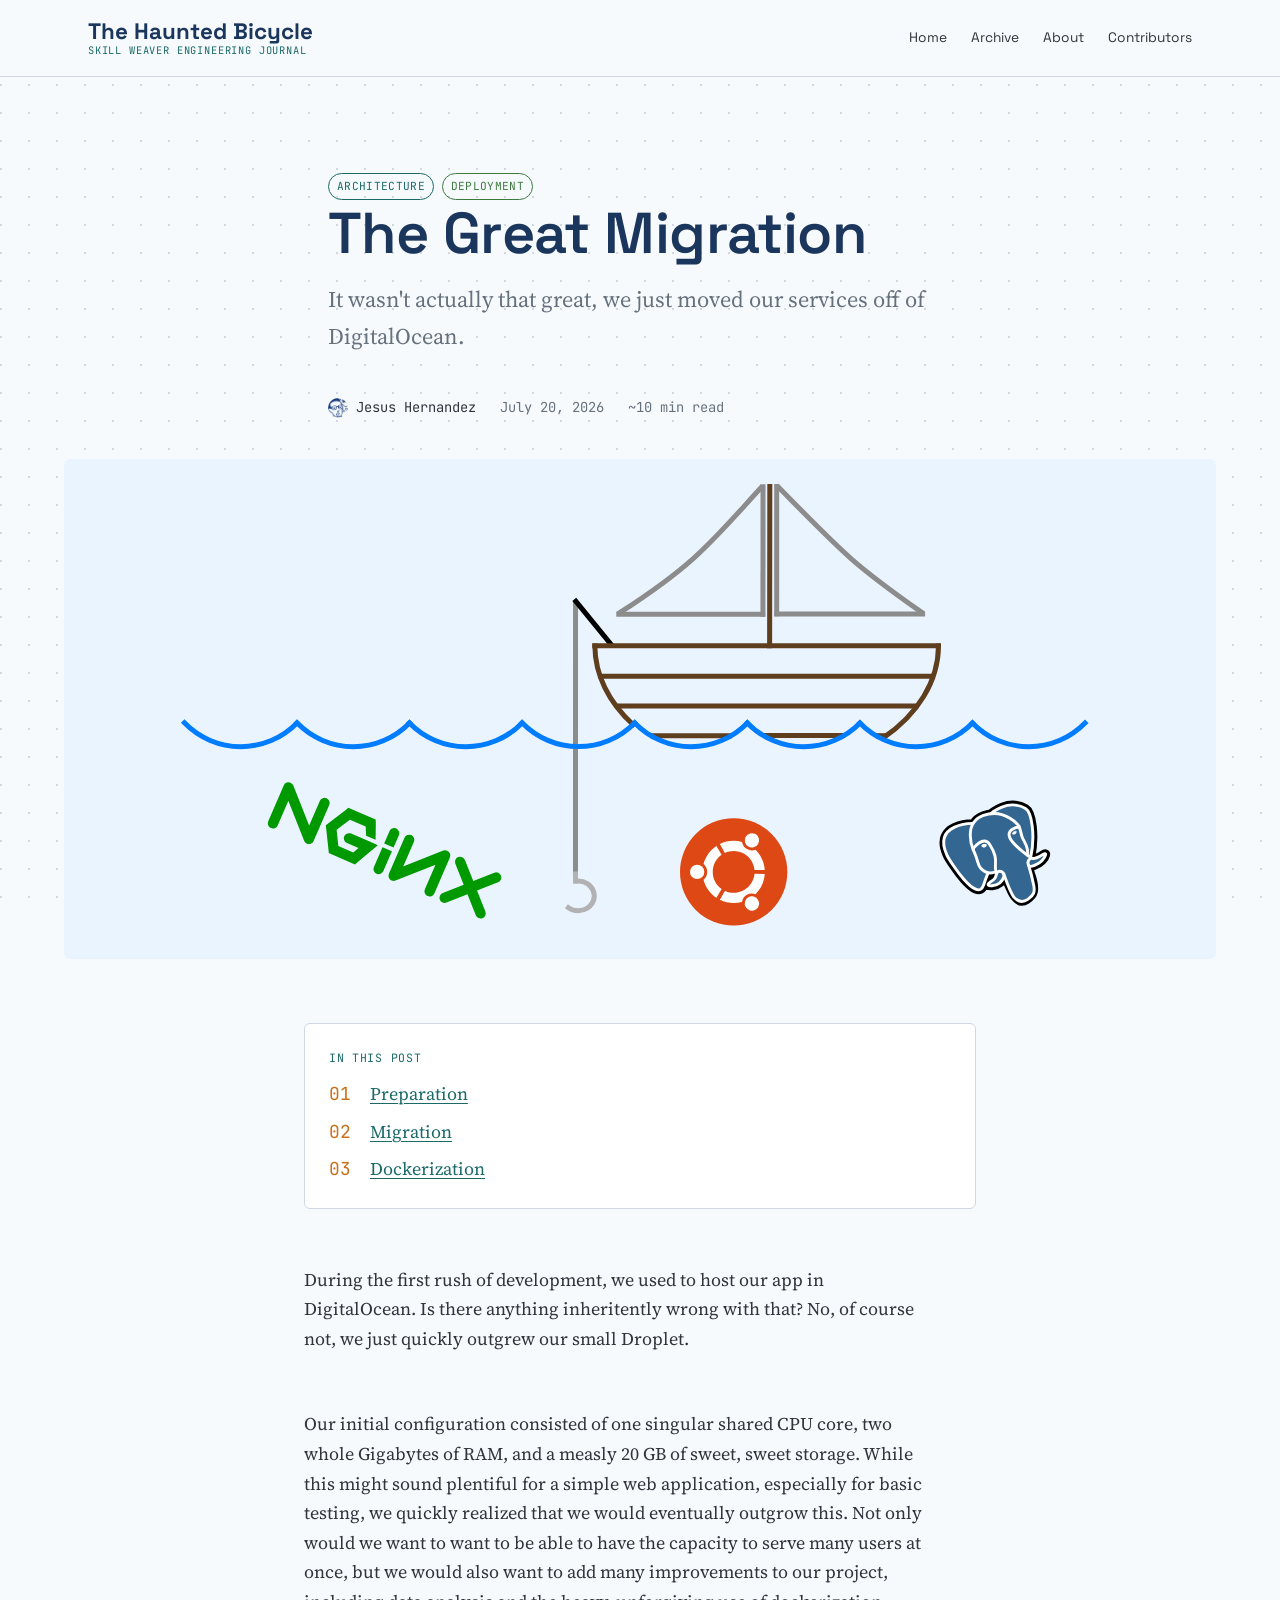
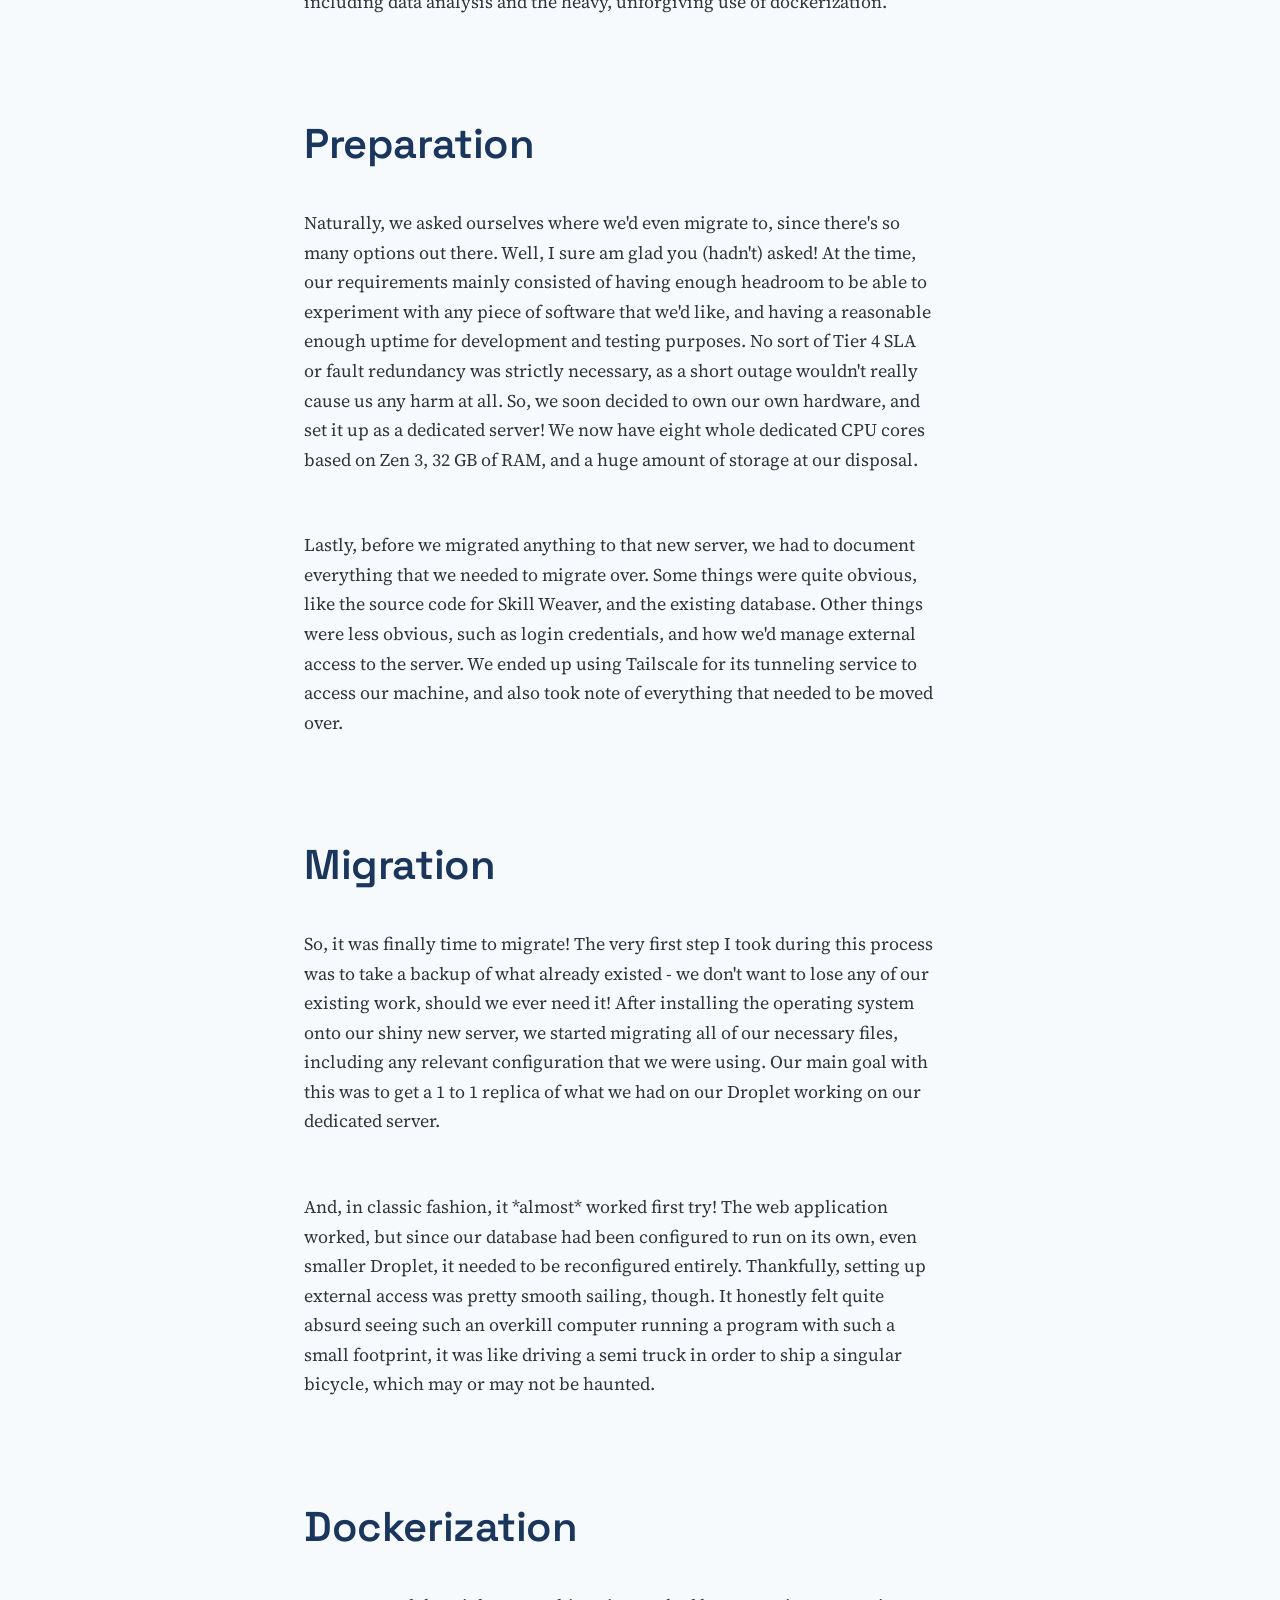
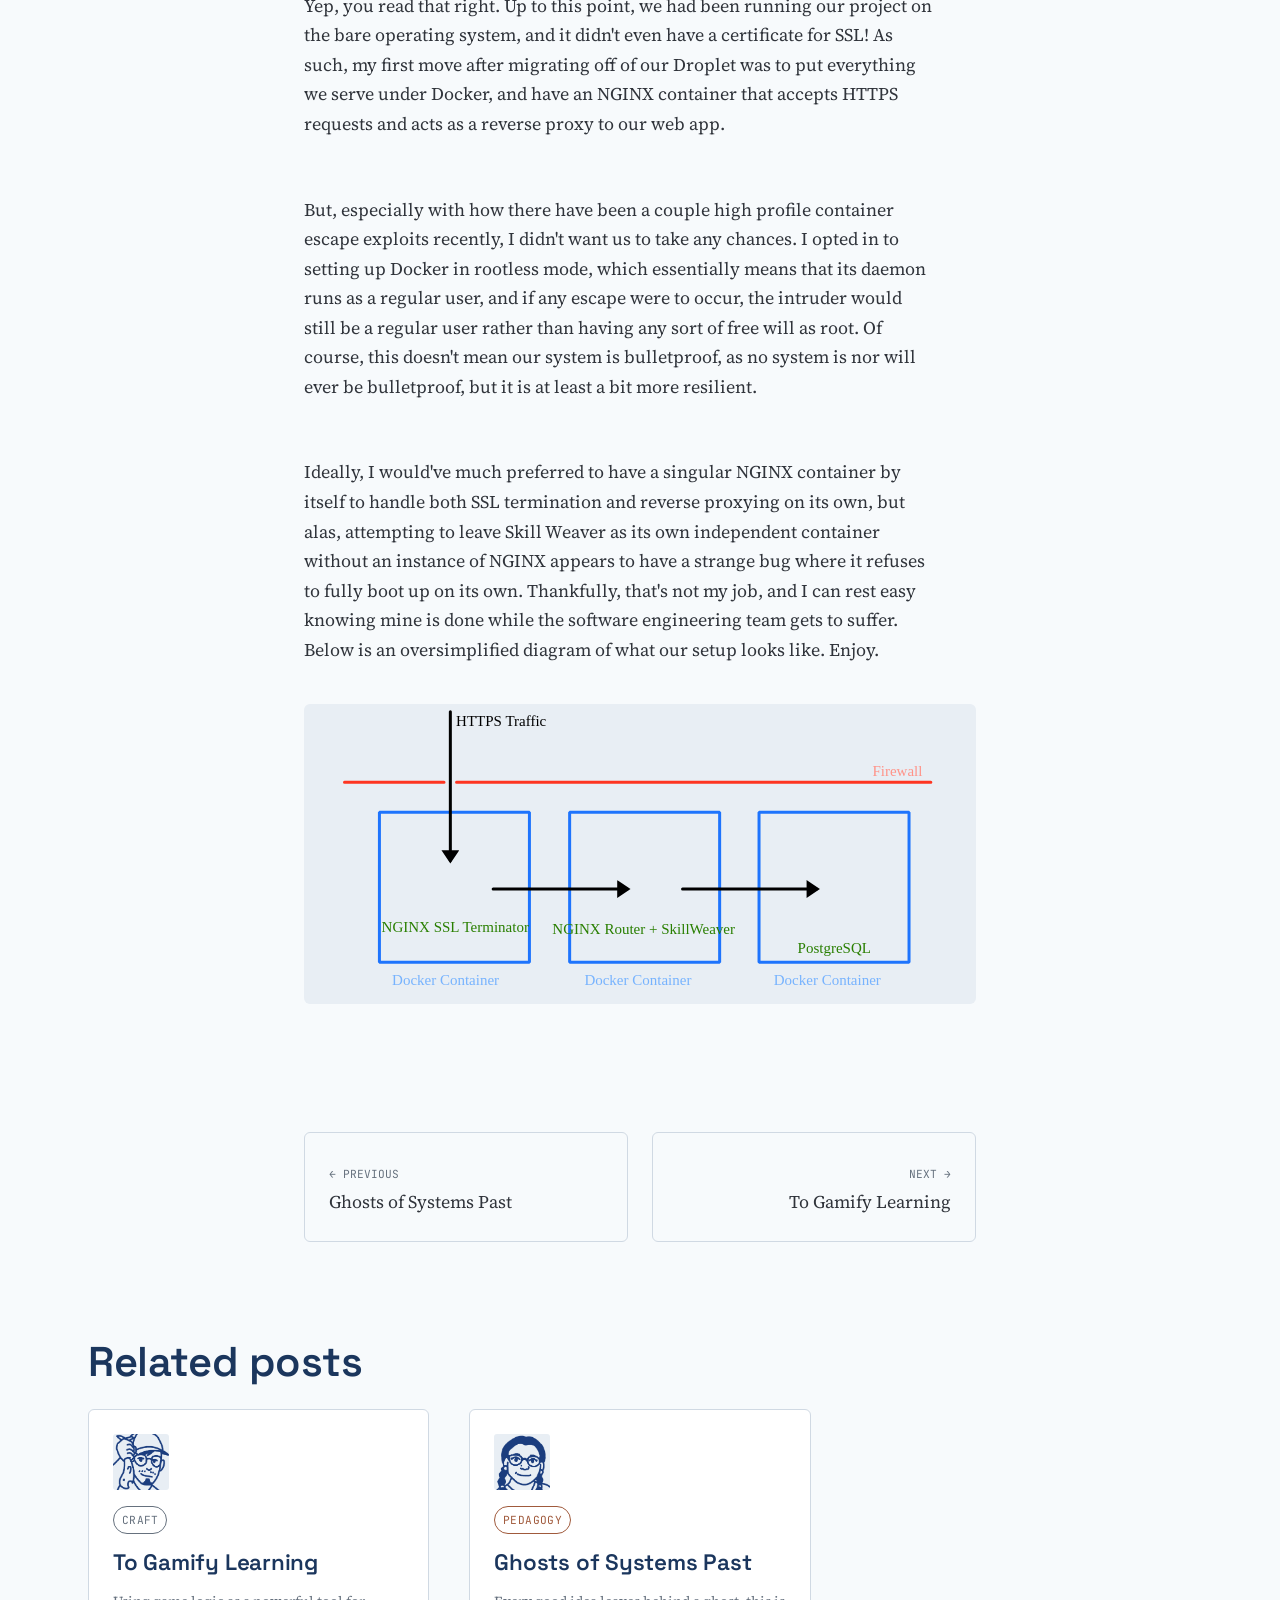
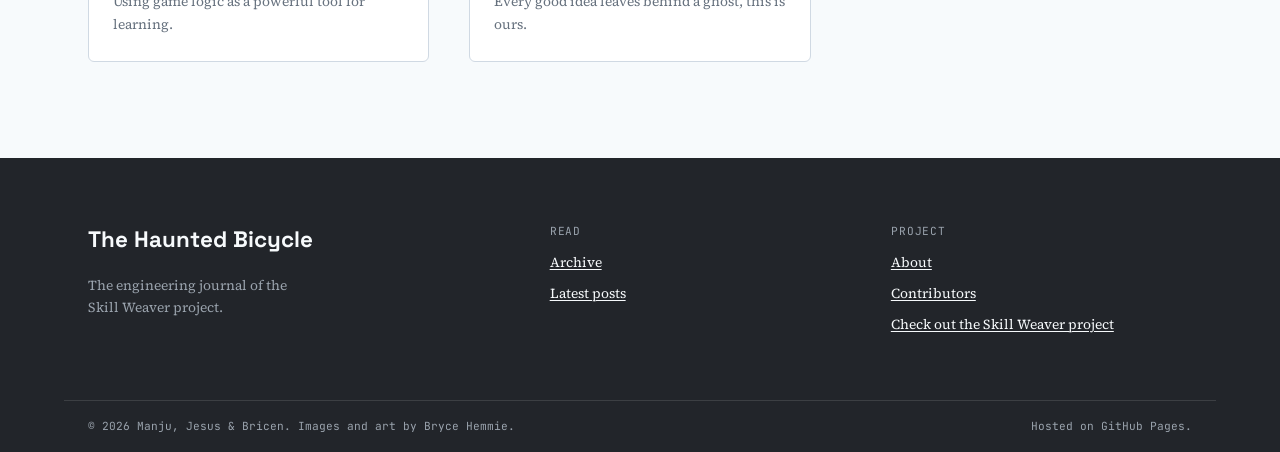
<file: posts/the-great-migration.html>
<!DOCTYPE html>
<html lang="en">
<head>
  <meta charset="UTF-8">
  <meta name="viewport" content="width=device-width, initial-scale=1.0">

  <title>The Great Migration — The Haunted Bicycle</title>

  <meta name="description" content="It wasn't actually that great, we just moved our services off of DigitalOcean.">

  <link rel="canonical" href="https://hauntedbicycle.dev/posts/the-great-migration.html">
  <link rel="icon" type="image/svg+xml" href="/assets/svg/logo-mark.svg">

  <meta property="og:type" content="article">
  <meta property="og:title" content="The Great Migration">
  <meta property="og:description" content="It wasn't actually that great, we just moved our services off of DigitalOcean.">
  <meta property="og:url" content="https://hauntedbicycle.dev/posts/the-great-migration.html">
  <meta property="article:author" content="Jesus Hernandez">
  <meta property="article:published_time" content="2026-07-20">
  <meta property="article:section" content="Deployment">
  <meta name="twitter:card" content="summary_large_image">

  <link rel="preconnect" href="https://fonts.googleapis.com">
  <link rel="preconnect" href="https://fonts.gstatic.com" crossorigin>
  <link href="https://fonts.googleapis.com/css2?family=Space+Grotesk:wght@500;600;700&family=Source+Serif+4:opsz,wght@8..60,400;8..60,600&family=JetBrains+Mono:wght@400;500&display=swap" rel="stylesheet">
  <link rel="stylesheet" href="/assets/css/variables.css">
  <link rel="stylesheet" href="/assets/css/base.css">
  <link rel="stylesheet" href="/assets/css/layout.css">
  <link rel="stylesheet" href="/assets/css/components.css">
  <link rel="stylesheet" href="/assets/css/post.css">

  <script type="application/ld+json">
  {
    "@context": "https://schema.org",
    "@type": "BlogPosting",
    "headline": "The Great Migration",
    "author": { "@type": "Person", "name": "Jesus Hernandez" },
    "datePublished": "2026-07-20",
    "description": "It wasn't actually that great, we just moved our services off of DigitalOcean."
    "url": "https://blog.skill-weaver.com/posts/the-great-migration.html",
    "articleSection": ["Architecture", "Deployment"],
    "keywords": ["Architecture", "Deployment", "Migration", "Docker", "DigitalOcean", "NGINX"]
  }
  </script>
</head>
<body>

<div data-include="header"></div>

<main id="main">
  <article data-reading-progress>
    <header class="post-header wrap">
      <div class="pill-row"><span class="pill pill--architecture">Architecture</span><span class="pill pill--deployment">Deployment</span></div>
      <h1>The Great Migration</h1>
      <p class="post-header__subtitle">It wasn't actually that great, we just moved our services off of DigitalOcean.</p>
      <div class="post-header__meta">
        <span class="post-header__author">
          <img src="/assets/images/IconJesus.png" alt="" width="20" height="20" style="border-radius:50%;">
          Jesus Hernandez
        </span>
        <span>July 20, 2026</span>
        <span>~10 min read</span>
      </div>
    </header>

    <div class="post-hero-art wrap" style="background: #EAF4FF;">
      <img src="/assets/images/digitalocean.svg" alt="A sailboat fishing for various services" width="1200" height="500">
    </div>

    <div class="toc wrap--prose">
      <span class="toc__label">In this post</span>
      <ol>
        <li><a href="#preparation">Preparation</a></li>
        <li><a href="#migration">Migration</a></li>
        <li><a href="#dockerization">Dockerization</a></li>
      </ol>
    </div>

    <div class="post-body wrap--prose">
      <p>
        During the first rush of development, we used to host our app in DigitalOcean. Is there anything inheritently wrong with that? 
        No, of course not, we just quickly outgrew our small Droplet.
      </p>
      <p>
        Our initial configuration consisted of one singular shared CPU core, two whole Gigabytes of RAM, and a measly 20 GB of sweet, sweet storage. 
        While this might sound plentiful for a simple web application, especially for basic testing, we quickly realized that we would eventually outgrow this.
        Not only would we want to want to be able to have the capacity to serve many users at once, but we would also want to add many improvements to our project,
        including data analysis and the heavy, unforgiving use of dockerization.
      </p>

      <h2 id="preparation">Preparation</h2>
      <p>
        Naturally, we asked ourselves where we'd even migrate to, since there's so many options out there. Well, I sure am glad you (hadn't) asked! 
        At the time, our requirements mainly consisted of having enough headroom to be able to experiment with any piece of software that we'd like,
        and having a reasonable enough uptime for development and testing purposes. No sort of Tier 4 SLA or fault redundancy was strictly necessary,
        as a short outage wouldn't really cause us any harm at all. So, we soon decided to own our own hardware, and set it up as a dedicated server!
        We now have eight whole dedicated CPU cores based on Zen 3, 32 GB of RAM, and a huge amount of storage at our disposal.
      </p>
      <p>
        Lastly, before we migrated anything to that new server, we had to document everything that we needed to migrate over. Some things were quite obvious, 
        like the source code for Skill Weaver, and the existing database. Other things were less obvious, such as login credentials, and how we'd manage external access 
        to the server. We ended up using Tailscale for its tunneling service to access our machine, and also took note of everything that needed to be moved over. 
      </p>

      <h2 id="migration">Migration</h2>
      <p>
        So, it was finally time to migrate! The very first step I took during this process was to take a backup of what already existed - we don't want to lose any of our
        existing work, should we ever need it! After installing the operating system onto our shiny new server, we started migrating all of our necessary files, including
        any relevant configuration that we were using. Our main goal with this was to get a 1 to 1 replica of what we had on our Droplet working on our dedicated server.
      </p>
      <p>
        And, in classic fashion, it *almost* worked first try! The web application worked, but since our database had been configured to run on its own, even smaller Droplet,
        it needed to be reconfigured entirely. Thankfully, setting up external access was pretty smooth sailing, though. It honestly felt quite absurd seeing such an overkill
        computer running a program with such a small footprint, it was like driving a semi truck in order to ship a singular bicycle, which may or may not be haunted.
      </p>

      <h2 id="dockerization">Dockerization</h2>
      <p>
        Yep, you read that right. Up to this point, we had been running our project on the bare operating system, and it didn't even have a certificate for SSL!
        As such, my first move after migrating off of our Droplet was to put everything we serve under Docker, and have an NGINX container that accepts HTTPS requests and
        acts as a reverse proxy to our web app. 
      </p>
      <p>
        But, especially with how there have been a couple high profile container escape exploits recently, I didn't want us to take any chances.
        I opted in to setting up Docker in rootless mode, which essentially means that its daemon runs as a regular user, and if any escape were to occur, the intruder would still be
        a regular user rather than having any sort of free will as root. Of course, this doesn't mean our system is bulletproof, as no system is nor will ever be bulletproof, but it is 
        at least a bit more resilient.
      </p>
      <p>
        Ideally, I would've much preferred to have a singular NGINX container by itself to handle both SSL termination and reverse proxying on its own, but alas, attempting to leave 
        Skill Weaver as its own independent container without an instance of NGINX appears to have a strange bug where it refuses to fully boot up on its own. Thankfully, that's not my job, 
        and I can rest easy knowing mine is done while the software engineering team gets to suffer. Below is an oversimplified diagram of what our setup looks like. Enjoy.
      </p>

      <div class="post-hero-art wrap">
      <img src="/assets/images/docker.svg" alt="A basic diagram that demonstrates the web application layout" width="650" height="300">
    </div>
    </div>

    <div class="post-footer wrap--prose">
      <nav class="post-nav" aria-label="Post navigation" data-post-nav></nav>
    </div>
  </article>

  <section class="related-posts" data-related-posts></section>
</main>

<div data-include="footer"></div>
<script src="/assets/js/main.js"></script>
</body>
</html>
</file>
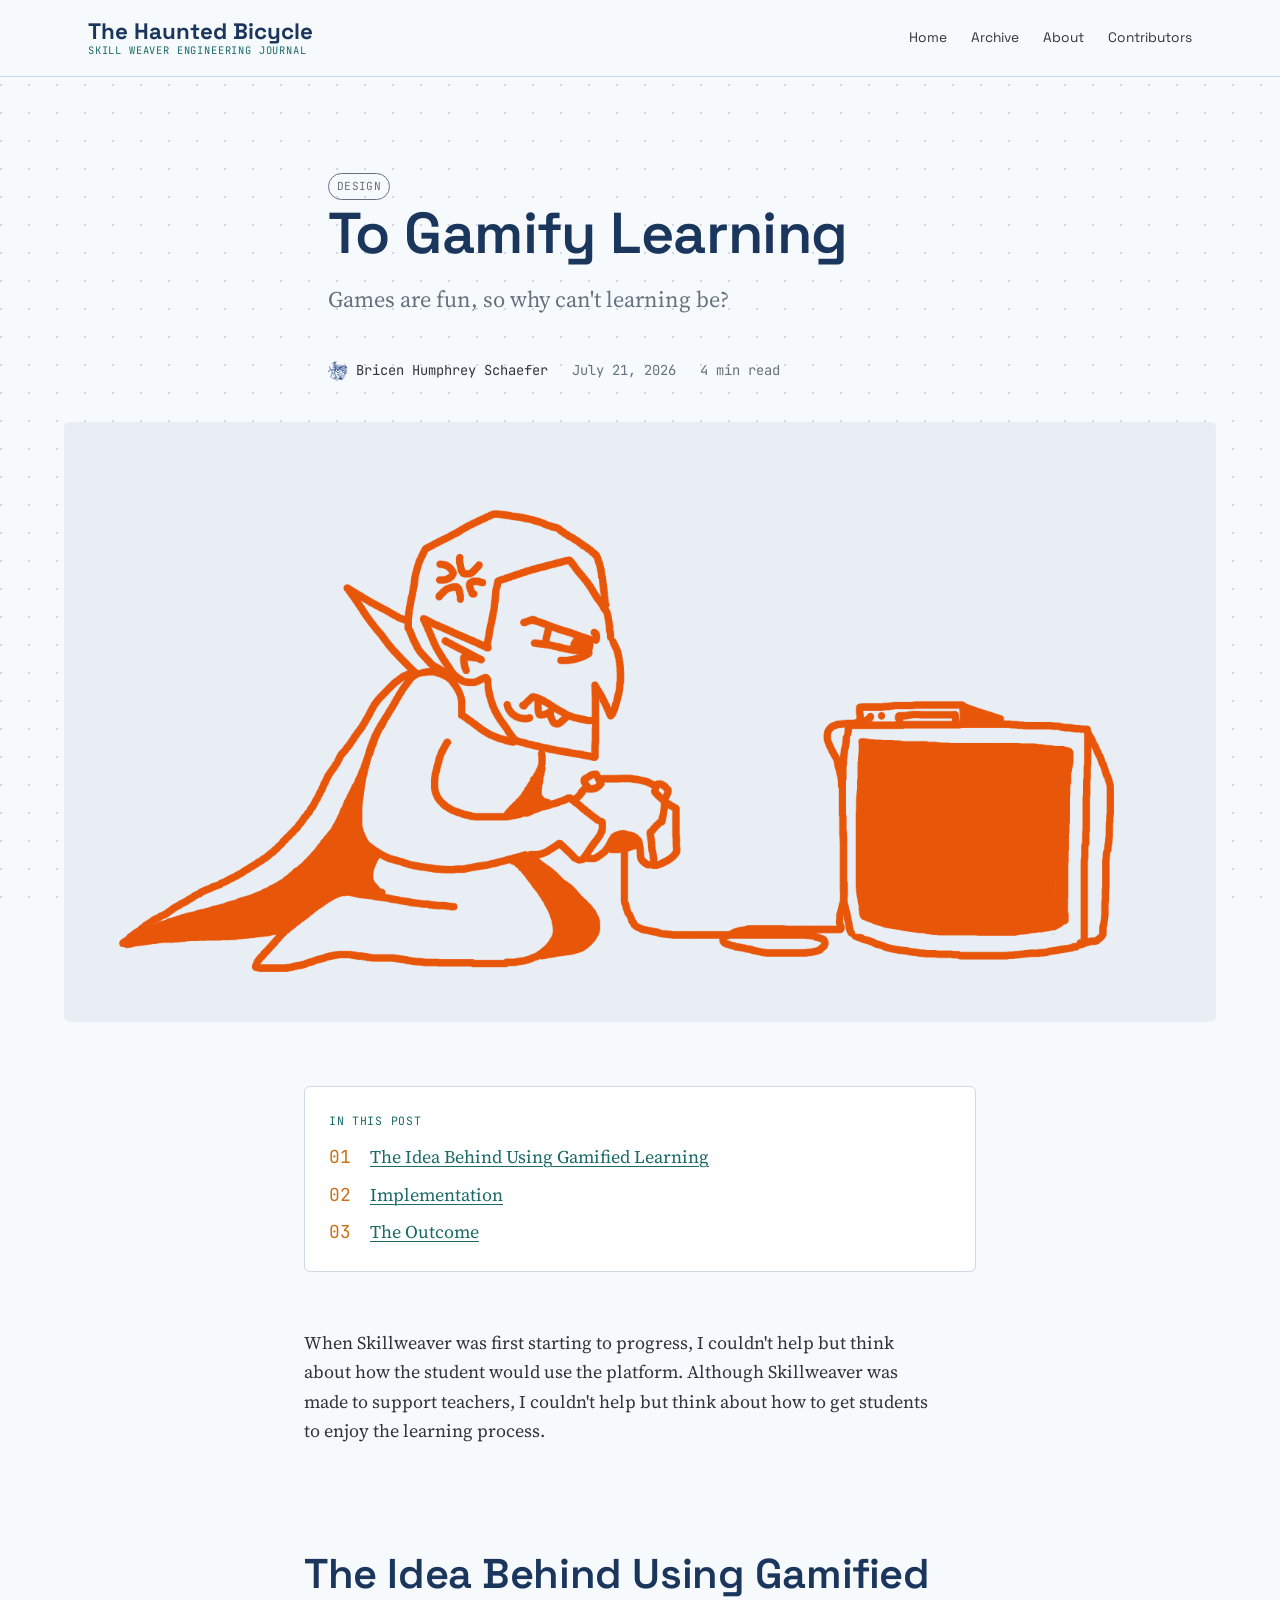
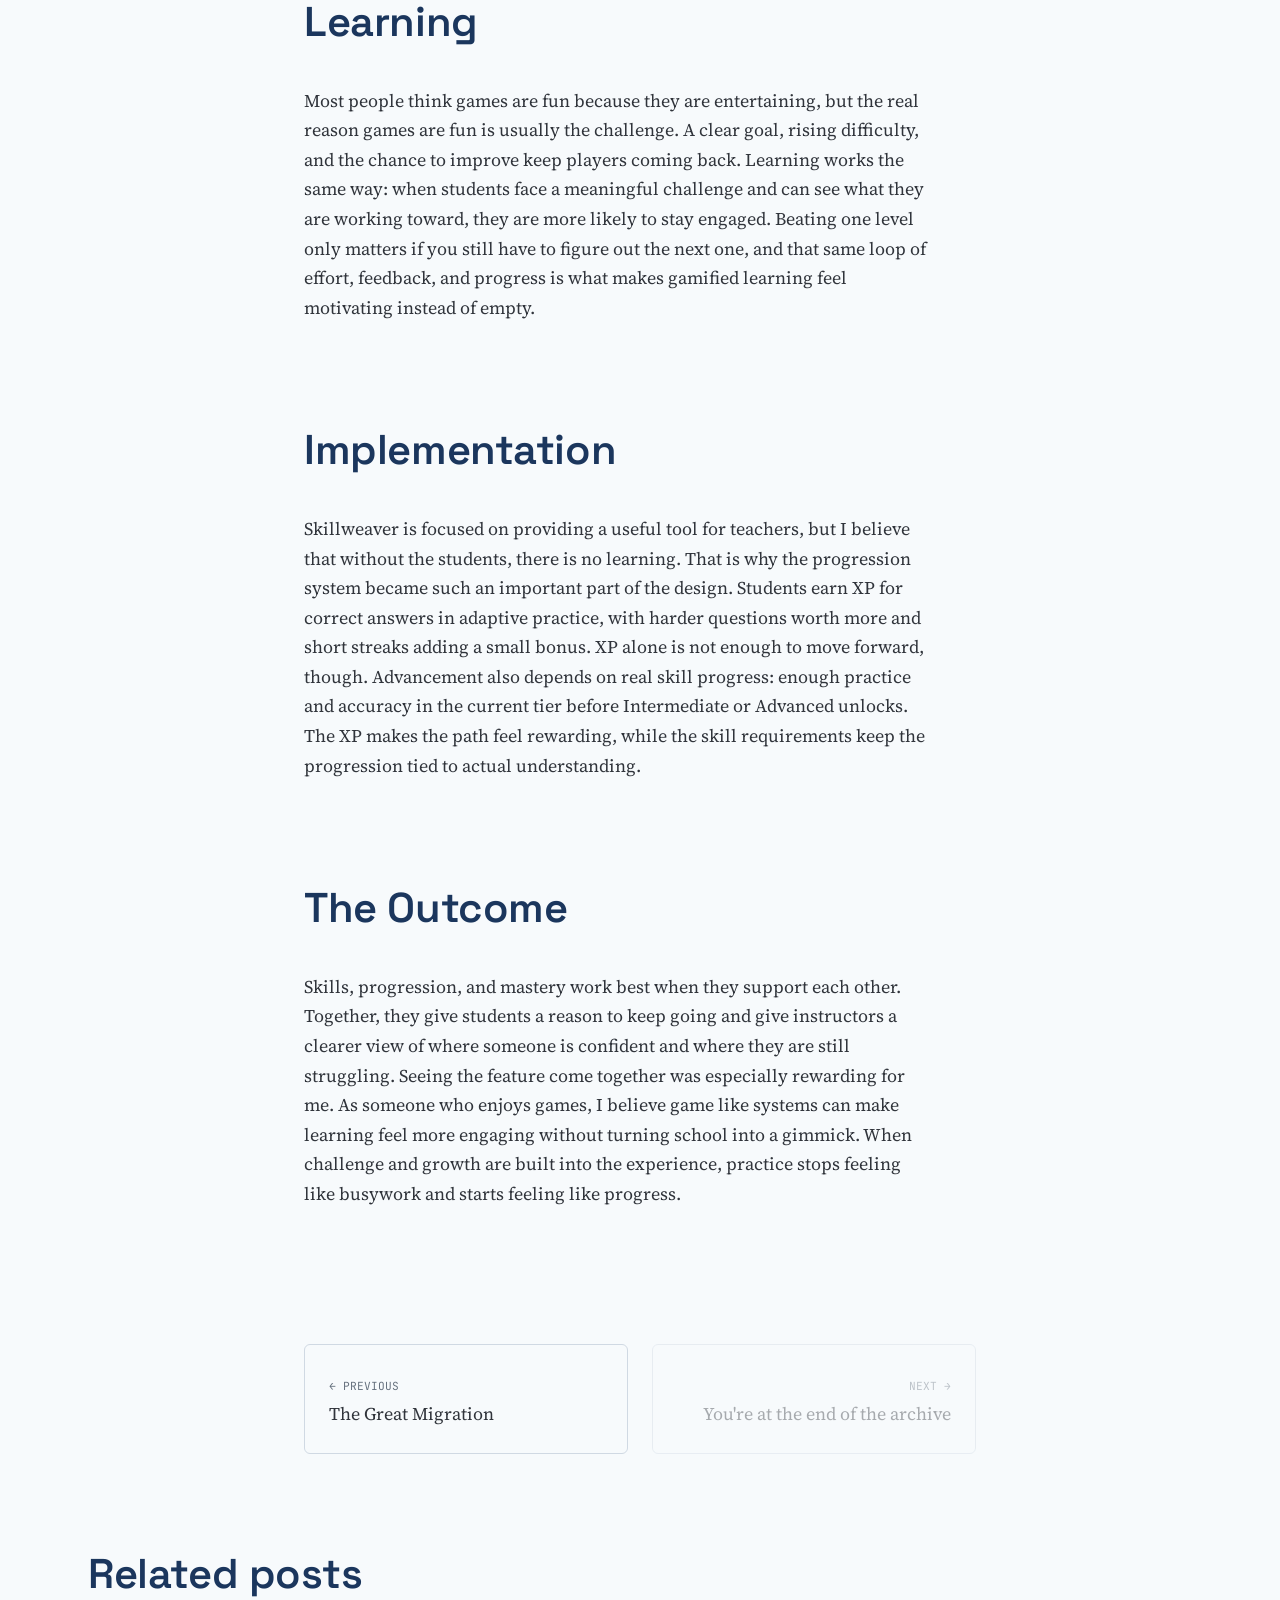
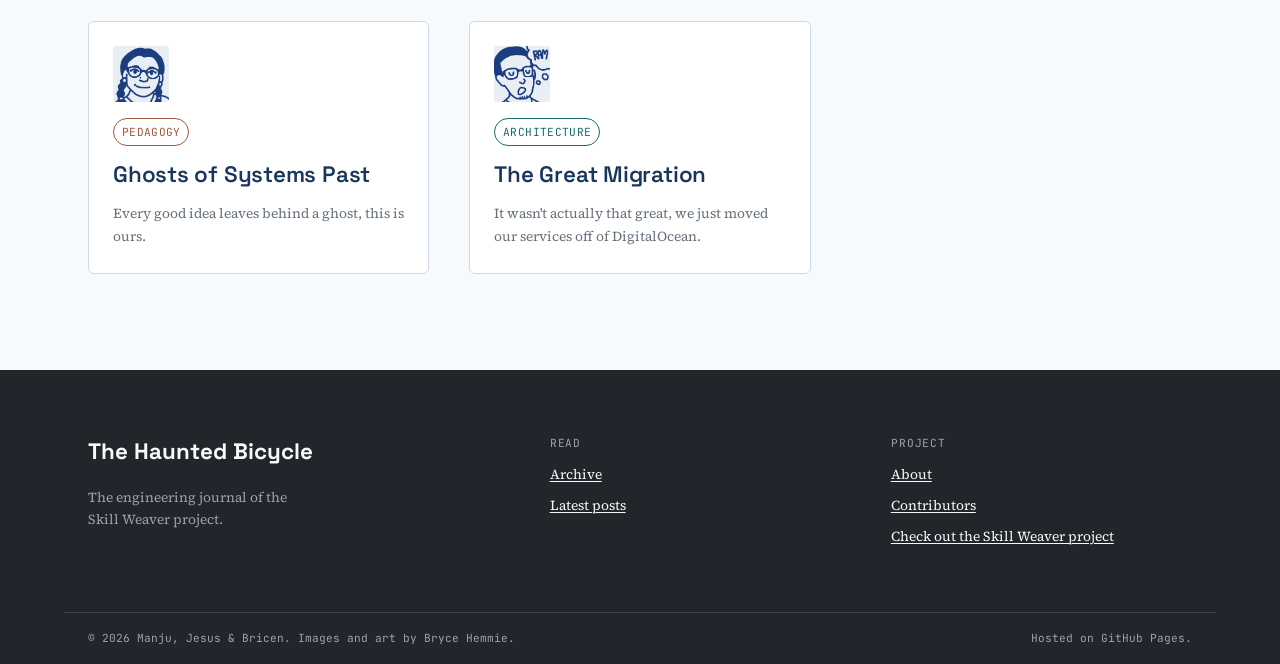
<file: posts/to-gamify-learning.html>
<!DOCTYPE html>
<html lang="en">
<!--
  BLANK POST STARTER
  ------------------
  Copy this file to posts/your-slug.html, then replace every PLACEHOLDER
  below (search for POST TITLE, POST-SLUG, AUTHOR NAME, CATEGORY, etc.).
  When done, add an entry to data/posts.json with "date": "YYYY-MM-DD"
  (that publishes it to homepage + archive; order is by date, newest first).
  Keep drafts out of posts.json until ready. Also update sitemap.xml and
  rss.xml — see README §"Adding a post".
-->
<head>
  <meta charset="UTF-8">
  <meta name="viewport" content="width=device-width, initial-scale=1.0">

  <!-- 1. Title format: "Post Title — The Haunted Bicycle" -->
  <title>To Gamify Learning — The Haunted Bicycle</title>

  <!-- 2. Meta description (150–160 chars) -->
  <meta name="description" content="Using game logic as a powerful tool for learning.">

  <!-- 3. Canonical + og:url must match the real filename -->
  <link rel="canonical" href="https://hauntedbicycle.dev/posts/to-gamify-learning.html">
  <link rel="icon" type="image/svg+xml" href="/assets/svg/logo-mark.svg">

  <meta property="og:type" content="article">
  <meta property="og:title" content="To Gamify Learning">
  <meta property="og:description" content="Using game logic as a powerful tool for learning.">
  <meta property="og:url" content="https://hauntedbicycle.dev/posts/to-gamify-learning.html">
  <meta property="article:author" content="Bricen">
  <meta property="article:published_time" content="2026-07-21">
  <!-- 4. Category: Architecture | Database | Adaptive Assessment | Deployment | Craft | Pedagogy | Design -->
  <meta property="article:section" content="Design">
  <meta name="twitter:card" content="summary_large_image">

  <link rel="preconnect" href="https://fonts.googleapis.com">
  <link rel="preconnect" href="https://fonts.gstatic.com" crossorigin>
  <link href="https://fonts.googleapis.com/css2?family=Space+Grotesk:wght@500;600;700&family=Source+Serif+4:opsz,wght@8..60,400;8..60,600&family=JetBrains+Mono:wght@400;500&display=swap" rel="stylesheet">
  <link rel="stylesheet" href="/assets/css/variables.css">
  <link rel="stylesheet" href="/assets/css/base.css">
  <link rel="stylesheet" href="/assets/css/layout.css">
  <link rel="stylesheet" href="/assets/css/components.css">
  <link rel="stylesheet" href="/assets/css/post.css">

  <script type="application/ld+json">
  {
    "@context": "https://schema.org",
    "@type": "BlogPosting",
    "headline": "To Gamify Learning",
    "author": { "@type": "Person", "name": "Bricen" },
    "datePublished": "2026-07-21",
    "description": "Using game logic as a powerful tool for learning."
    "url": "https://blog.skill-weaver.com/posts/to-gamify-learning.html",
    "articleSection": ["Craft", "Design"],
    "keywords": ["Craft", "Design", "Game Logic", "Learning"]
  }
  </script>
</head>
<body>

<div data-include="header"></div>

<main id="main">
  <article data-reading-progress>
    <header class="post-header wrap">
      <!-- 5. Pill classes: pill--architecture | pill--database | pill--assessment | pill--deployment | pill--testing | pill--craft | pill--pedagogy | pill--design -->
      <div class="pill-row"><span class="pill pill--craft">Design</span></div>
      <h1>To Gamify Learning</h1>
      <p class="post-header__subtitle">Games are fun, so why can't learning be?</p>
      <div class="post-header__meta">
        <span class="post-header__author">
          <!-- 6. Author avatar: person-placeholder.svg until caricatures land, or character-*.svg -->
          <img src="/assets/images/IconBricen.png" alt="" width="20" height="20" style="border-radius:50%;">
          Bricen Humphrey Schaefer
        </span>
        <span>July 21, 2026</span>
        <span>4 min read</span>
      </div>
    </header>

    <!-- 7. Optional hero. Delete this whole block if unused. -->
    <div class="post-hero-art wrap">
      <img src="/assets/images/Controller.png" alt="DESCRIBE THE IMAGE" width="1200" height="600">
    </div>

    <!-- 8. TOC: one <li> per h2; href id must match the heading id -->
    <div class="toc wrap--prose">
      <span class="toc__label">In this post</span>
      <ol>  
        <li><a href="#section-one">The Idea Behind Using Gamified Learning</a></li>
        <li><a href="#section-two">Implementation</a></li>
        <li><a href="#section-three">The Outcome</a></li>
      </ol>
    </div>

    <div class="post-body wrap--prose">
      <p>When Skillweaver was first starting to progress, I couldn't help 
        but think about how the student would use the platform. Although Skillweaver
        was made to support teachers, I couldn't help but think about how 
        to get students to enjoy the learning process.</p>

      <h2 id="section-one">The Idea Behind Using Gamified Learning</h2>
      <p>Most people think games are fun because they are entertaining, but the real
        reason games are fun is usually the challenge. A clear goal, rising difficulty, and the
        chance to improve keep players coming back. Learning works the same way:
        when students face a meaningful challenge and can see what they are working
        toward, they are more likely to stay engaged. Beating one level only matters
        if you still have to figure out the next one, and that same loop of effort,
        feedback, and progress is what makes gamified learning feel motivating
        instead of empty.
      </p>

      <h2 id="section-two">Implementation</h2>
      <p>
        Skillweaver is focused on providing a useful tool for teachers, but I believe that 
        without the students, there is no learning. That is why the progression system
        became such an important part of the design. Students earn XP for correct
        answers in adaptive practice, with harder questions worth more and short
        streaks adding a small bonus. XP alone is not enough to move forward, though.
        Advancement also depends on real skill progress: enough practice and accuracy
        in the current tier before Intermediate or Advanced unlocks. The XP makes the
        path feel rewarding, while the skill requirements keep the progression tied
        to actual understanding.
      </p>

      <h2 id="section-three">The Outcome</h2>
      <p>
        Skills, progression, and mastery work best when they support each other.
  Together, they give students a reason to keep going and give instructors a
  clearer view of where someone is confident and where they are still
  struggling. Seeing the feature come together was especially rewarding for me.
  As someone who enjoys games, I believe game like systems can make
  learning feel more engaging without turning school into a gimmick. When
  challenge and growth are built into the experience, practice stops feeling
  like busywork and starts feeling like progress.
      </p>

      <p>

      </p>
    </div>

    <!-- 9. Prev/next: auto-filled from data/posts.json by date. -->
    <div class="post-footer wrap--prose">
      <nav class="post-nav" aria-label="Post navigation" data-post-nav></nav>
    </div>
  </article>

  <!-- 10. Related posts: auto-filled from data/posts.json (shared categories, else latest).
       Optional: pin slugs with data-related-posts="slug-a,slug-b". Delete the section to hide. -->
  <section class="related-posts" data-related-posts></section>
</main>

<div data-include="footer"></div>
<script src="/assets/js/main.js"></script>
</body>
</html>
</file>
<file: assets/css/variables.css>
/* ============================================================
   THE HAUNTED BICYCLE — DESIGN TOKENS
   Skill Weaver engineering journal
   ============================================================ */

:root {
  /* ---- Color: brand palette (spec section 5) ---- */
  --color-orange: #F28C28;
  --color-orange-dim: #C96F17;
  --color-teal: #248F8D;
  --color-teal-dim: #1B6A68;
  --color-charcoal: #30343B;
  --color-charcoal-deep: #22252A;
  --color-slate: #66717E;
  /* Skill Weaver login / brand navy — used for headings & bold */
  --color-navy: #1b365d;
  --color-paper: #F7FAFC;
  --color-paper-dim: #E8EEF4;
  --color-paper-line: #D0D9E3;

  /* Semantic aliases */
  --color-bg: var(--color-paper);
  --color-bg-raised: #FFFFFF;
  --color-text: var(--color-charcoal);
  --color-text-muted: var(--color-slate);
  --color-accent: var(--color-orange);
  --color-accent-secondary: var(--color-teal);
  --color-link: var(--color-teal-dim);
  --color-border: var(--color-paper-line);
  --color-focus: var(--color-orange);

  /* Dark surfaces (footer, code blocks) */
  --color-dark-bg: var(--color-charcoal-deep);
  --color-dark-text: var(--color-paper);
  --color-dark-text-muted: #9AA3AD;

  /* ---- Type ---- */
  --font-display: "Space Grotesk", "Helvetica Neue", Arial, sans-serif;
  --font-body: "Source Serif 4", "Iowan Old Style", Georgia, serif;
  --font-mono: "JetBrains Mono", "SFMono-Regular", Consolas, monospace;

  --step--1: clamp(0.8rem, 0.78rem + 0.1vw, 0.875rem);
  --step-0:  clamp(1rem, 0.96rem + 0.2vw, 1.125rem);
  --step-1:  clamp(1.2rem, 1.1rem + 0.5vw, 1.4rem);
  --step-2:  clamp(1.5rem, 1.3rem + 0.9vw, 1.9rem);
  --step-3:  clamp(1.9rem, 1.6rem + 1.4vw, 2.6rem);
  --step-4:  clamp(2.4rem, 1.9rem + 2.4vw, 3.6rem);
  --step-5:  clamp(3rem, 2.2rem + 3.8vw, 5rem);

  /* ---- Space ---- */
  --space-3xs: 0.25rem;
  --space-2xs: 0.5rem;
  --space-xs: 0.75rem;
  --space-sm: 1rem;
  --space-md: 1.5rem;
  --space-lg: 2.5rem;
  --space-xl: 4rem;
  --space-2xl: 6rem;
  --space-3xl: 9rem;

  /* ---- Layout ---- */
  --content-width: 42rem;
  --wide-width: 72rem;
  --radius-sm: 3px;
  --radius-md: 6px;
  --border-thin: 1px solid var(--color-border);

  /* ---- Motion ---- */
  --ease-out: cubic-bezier(0.16, 1, 0.3, 1);
  --duration-fast: 150ms;
  --duration-base: 300ms;
  --duration-slow: 600ms;

  /* ---- Breakpoints (referenced in comments, used via media queries) ----
     480 / 768 / 1024 / 1440 */
}

@media (prefers-reduced-motion: reduce) {
  :root {
    --duration-fast: 0ms;
    --duration-base: 0ms;
    --duration-slow: 0ms;
  }
}
</file>
<file: assets/css/base.css>
/* ============================================================
   BASE — reset, typography, accessibility primitives
   ============================================================ */

*, *::before, *::after { box-sizing: border-box; }
* { margin: 0; }

html {
  -webkit-text-size-adjust: 100%;
  scroll-behavior: smooth;
}

@media (prefers-reduced-motion: reduce) {
  html { scroll-behavior: auto; }
  *, *::before, *::after {
    animation-duration: 0.001ms !important;
    animation-iteration-count: 1 !important;
    transition-duration: 0.001ms !important;
    scroll-behavior: auto !important;
  }
}

body {
  font-family: var(--font-body);
  font-size: var(--step-0);
  line-height: 1.65;
  color: var(--color-text);
  background-color: var(--color-bg);
  background-image:
    radial-gradient(ellipse 90% 50% at 50% -20%, rgba(27, 54, 93, 0.05), transparent 55%),
    radial-gradient(circle at 1px 1px, var(--color-paper-line) 1px, transparent 0);
  background-size: auto, 28px 28px;
  background-attachment: fixed;
  min-height: 100vh;
}

img, picture, svg { display: block; max-width: 100%; }

h1, h2, h3, h4 {
  font-family: var(--font-display);
  line-height: 1.15;
  font-weight: 600;
  letter-spacing: -0.01em;
  color: var(--color-navy);
}

h1 { font-size: var(--step-4); }
h2 { font-size: var(--step-3); }
h3 { font-size: var(--step-2); }
h4 { font-size: var(--step-1); }

strong, b {
  color: var(--color-navy);
  font-weight: 600;
}

p { max-width: 70ch; }

a {
  color: var(--color-link);
  text-decoration-thickness: 1px;
  text-underline-offset: 0.15em;
}
a:hover { color: var(--color-orange-dim); }

code, pre, kbd {
  font-family: var(--font-mono);
  font-size: 0.9em;
}

pre {
  background: var(--color-dark-bg);
  color: var(--color-dark-text);
  padding: var(--space-md);
  border-radius: var(--radius-md);
  overflow-x: auto;
  line-height: 1.6;
  border-left: 3px solid var(--color-teal);
}

code:not(pre code) {
  background: var(--color-paper-dim);
  padding: 0.15em 0.4em;
  border-radius: var(--radius-sm);
  color: var(--color-teal-dim);
}

ul, ol { padding-left: 1.3em; }

blockquote {
  margin: 0;
  padding-left: var(--space-md);
  border-left: 3px solid var(--color-orange);
  font-style: italic;
  color: var(--color-slate);
}

hr {
  border: none;
  border-top: var(--border-thin);
  margin: var(--space-xl) 0;
}

table { border-collapse: collapse; width: 100%; }
th, td {
  text-align: left;
  padding: var(--space-xs) var(--space-sm);
  border-bottom: var(--border-thin);
}

/* ---- Accessibility primitives ---- */

.visually-hidden {
  position: absolute;
  width: 1px; height: 1px;
  padding: 0; margin: -1px;
  overflow: hidden;
  clip: rect(0, 0, 0, 0);
  white-space: nowrap;
  border: 0;
}

.skip-link {
  position: absolute;
  left: var(--space-sm);
  top: -100px;
  background: var(--color-charcoal);
  color: var(--color-paper);
  padding: var(--space-xs) var(--space-md);
  border-radius: var(--radius-sm);
  z-index: 100;
  transition: top var(--duration-fast) var(--ease-out);
}
.skip-link:focus {
  top: var(--space-sm);
  color: var(--color-paper);
}

:focus-visible {
  outline: 3px solid var(--color-focus);
  outline-offset: 3px;
  border-radius: var(--radius-sm);
}

/* Touch targets */
button, a.button, .nav-link, .tap-target {
  min-height: 44px;
}
</file>
<file: assets/css/layout.css>
/* ============================================================
   LAYOUT — header, footer, grid regions, thread dividers
   ============================================================ */

.wrap {
  width: 100%;
  max-width: var(--wide-width);
  margin-inline: auto;
  padding-inline: var(--space-md);
}

.wrap--prose {
  max-width: var(--content-width);
}

/* ---- Site header ---- */

.site-header {
  position: sticky;
  top: 0;
  z-index: 40;
  background: rgba(247, 250, 252, 0.92);
  backdrop-filter: blur(6px);
  border-bottom: var(--border-thin);
}

.site-header__inner {
  display: flex;
  align-items: center;
  justify-content: space-between;
  padding-block: var(--space-sm);
  gap: var(--space-md);
}

.brand {
  display: flex;
  align-items: center;
  gap: var(--space-xs);
  text-decoration: none;
  color: var(--color-navy);
}

.brand__mark { width: 34px; height: 34px; flex-shrink: 0; }

.brand__text { display: flex; flex-direction: column; line-height: 1.1; }

.brand__title {
  font-family: var(--font-display);
  font-weight: 700;
  font-size: var(--step-1);
}

.brand__eyebrow {
  font-family: var(--font-mono);
  font-size: 0.65rem;
  letter-spacing: 0.08em;
  text-transform: uppercase;
  color: var(--color-teal-dim);
}

.site-nav {
  display: flex;
  align-items: center;
  gap: var(--space-lg);
}

.site-nav__list {
  display: flex;
  list-style: none;
  gap: var(--space-md);
  padding: 0;
  font-family: var(--font-display);
  font-size: var(--step--1);
}

.nav-link {
  display: inline-flex;
  align-items: center;
  text-decoration: none;
  color: var(--color-charcoal);
  padding: var(--space-2xs) 0;
  position: relative;
  border-bottom: 2px solid transparent;
}

.nav-link[aria-current="page"] { color: var(--color-orange-dim); }

.nav-link::after {
  content: "";
  position: absolute;
  left: 0; right: 100%;
  bottom: -3px;
  height: 2px;
  background: var(--color-orange);
  transition: right var(--duration-base) var(--ease-out);
}
.nav-link:hover::after,
.nav-link:focus-visible::after { right: 0; }

.nav-toggle {
  display: none;
  background: none;
  border: 1px solid var(--color-border);
  border-radius: var(--radius-sm);
  padding: var(--space-2xs) var(--space-xs);
  cursor: pointer;
}

/* ---- Site footer ---- */

.site-footer {
  background: var(--color-dark-bg);
  color: var(--color-dark-text);
  margin-top: var(--space-2xl);
}

.site-footer a { color: var(--color-paper); }
.site-footer a:hover { color: var(--color-orange); }

.site-footer__inner {
  padding-block: var(--space-xl);
  display: grid;
  gap: var(--space-lg);
  grid-template-columns: 1.4fr 1fr 1fr;
}

.site-footer__note {
  color: var(--color-dark-text-muted);
  font-size: var(--step--1);
  max-width: 32ch;
}

.site-footer__heading {
  font-family: var(--font-mono);
  font-size: 0.7rem;
  letter-spacing: 0.08em;
  text-transform: uppercase;
  color: var(--color-dark-text-muted);
  margin-bottom: var(--space-xs);
}

.site-footer__list { list-style: none; padding: 0; display: grid; gap: var(--space-2xs); font-size: var(--step--1); }

.site-footer__bottom {
  border-top: 1px solid rgba(247,245,241,0.12);
  padding-block: var(--space-sm);
  font-family: var(--font-mono);
  font-size: 0.7rem;
  color: var(--color-dark-text-muted);
  display: flex;
  justify-content: space-between;
  flex-wrap: wrap;
  gap: var(--space-xs);
}

/* ---- Thread divider: the site's signature structural device ----
   A hand-stitched spider-silk line strung between sections; the
   spider glyph rides it on select pages. Represents an algorithm's
   thread pulling through a codebase. */

.thread-divider {
  width: 100%;
  height: 32px;
  margin-block: var(--space-2xs);
  overflow: hidden;
}

.thread-divider svg { width: 100%; height: 100%; }

/* ---- Grids ---- */

.grid {
  display: grid;
  gap: var(--space-lg);
}

.grid--cards {
  grid-template-columns: repeat(auto-fill, minmax(300px, 1fr));
}

.grid--two {
  grid-template-columns: 1fr 1fr;
}

.section {
  padding-block: var(--space-sm);
}

.section--tight { padding-block: var(--space-2xs); }

.section__head {
  display: flex;
  align-items: baseline;
  justify-content: space-between;
  margin-bottom: var(--space-xs);
  gap: var(--space-md);
  flex-wrap: wrap;
}

/* ---- Responsive breakpoints (spec §7: 480 / 768 / 1024 / 1440) ---- */

@media (max-width: 1024px) {
  .site-footer__inner { grid-template-columns: 1fr 1fr; }
}

@media (max-width: 768px) {
  .site-nav__list {
    position: fixed;
    inset: 60px var(--space-md) auto var(--space-md);
    flex-direction: column;
    background: var(--color-bg-raised);
    border: var(--border-thin);
    border-radius: var(--radius-md);
    padding: var(--space-md);
    box-shadow: 0 12px 30px rgba(48,52,59,0.12);
    display: none;
    gap: var(--space-sm);
  }
  .site-nav__list.is-open { display: flex; }
  .nav-toggle { display: inline-flex; align-items: center; gap: var(--space-2xs); }
  .grid--two { grid-template-columns: 1fr; }
  .site-footer__inner { grid-template-columns: 1fr; }
}

@media (max-width: 480px) {
  h1 { font-size: var(--step-3); }
  .section { padding-block: var(--space-2xs); }
}
</file>
<file: assets/css/components.css>
/* ============================================================
   COMPONENTS
   ============================================================ */

/* ---- Hero banner ---- */

.hero {
  padding-block: var(--space-2xl) var(--space-xl);
  display: flex;
  flex-direction: column;
  align-items: stretch;
  gap: var(--space-xl);
}

.hero__eyebrow {
  font-family: var(--font-mono);
  font-size: var(--step--1);
  letter-spacing: 0.06em;
  text-transform: uppercase;
  color: var(--color-teal-dim);
  display: inline-flex;
  align-items: center;
  gap: var(--space-2xs);
  margin-bottom: var(--space-sm);
}

.hero__eyebrow::before {
  content: "";
  width: 8px; height: 8px;
  background: var(--color-orange);
  border-radius: 50%;
  display: inline-block;
}

.hero h1 {
  margin-bottom: var(--space-md);
  max-width: none;
}

.hero__copy {
  display: block;
  width: 100%;
  max-width: none;
  box-sizing: border-box;
}

.hero__lede {
  font-size: var(--step-1);
  color: var(--color-slate);
  max-width: 46ch;
  margin-bottom: var(--space-lg);
}

.hero__copy .hero__lede,
.hero__copy p {
  max-width: none !important;
  width: 100%;
}

.hero__copy .pill-row {
  justify-content: center;
  gap: var(--space-md);
}

.hero__art {
  width: 100%;
  max-width: 520px;
  margin-inline: auto;
  animation: float-in var(--duration-slow) var(--ease-out) both;
}

.hero__art img {
  width: 100%;
  height: auto;
}

@keyframes float-in {
  from { opacity: 0; transform: translateY(12px); }
  to { opacity: 1; transform: translateY(0); }
}

@media (max-width: 768px) {
  .hero { padding-block: var(--space-xl); }
  .hero__art { max-width: 260px; }
}

/* Homepage: minimal vertical spacing through early sections */
.home .hero {
  padding-block: var(--space-2xs) var(--space-2xs);
  gap: var(--space-sm);
}

.home .hero__lede,
.home .hero__copy .hero__lede {
  margin-bottom: var(--space-sm);
}

.home .hero + .wrap .thread-divider,
.home .thread-divider {
  margin-block: var(--space-2xs);
}

.home .section--tight {
  padding-block: var(--space-2xs);
}

.home .section__head {
  margin-bottom: var(--space-xs);
}

.home #latest {
  padding-block-start: var(--space-2xs);
}

/* Archive / About / Contributors: same bare-minimum rhythm */
.page-compact > .section--tight:first-child {
  padding-block: var(--space-sm) var(--space-2xs);
}

.page-compact > .section--tight:first-child .hero__lede {
  margin-bottom: 0;
}

.page-compact .thread-divider {
  margin-block: var(--space-2xs);
}

.page-compact .section--tight {
  padding-block: var(--space-2xs);
}

/* Full-width, left-stacked page intros (not prose-narrow / centered) */
.page-intro,
.page-intro h1,
.page-intro .hero__lede,
.page-intro p {
  max-width: none;
  width: 100%;
  text-align: left;
}

/* About (and any page): all body text spans the wrap width */
.page-fullwidth .wrap--prose,
.page-fullwidth p,
.page-fullwidth .hero__lede,
.page-fullwidth .card__excerpt,
.page-fullwidth ul,
.page-fullwidth li {
  max-width: none;
  width: 100%;
  text-align: left;
}

/* ---- Buttons ---- */

.button {
  display: inline-flex;
  align-items: center;
  gap: var(--space-2xs);
  font-family: var(--font-display);
  font-weight: 600;
  font-size: var(--step--1);
  text-decoration: none;
  padding: var(--space-xs) var(--space-md);
  border-radius: var(--radius-sm);
  border: 1.5px solid var(--color-charcoal);
  color: var(--color-charcoal);
  transition: transform var(--duration-fast) var(--ease-out),
              background var(--duration-fast) var(--ease-out),
              color var(--duration-fast) var(--ease-out);
}

.button:hover { transform: translateY(-2px); }

.button--primary {
  background: var(--color-charcoal);
  color: var(--color-paper);
}
.button--primary:hover { background: var(--color-orange-dim); border-color: var(--color-orange-dim); color: #fff; }

.button--ghost { border-color: var(--color-border); }
.button--ghost:hover { border-color: var(--color-teal); color: var(--color-teal-dim); }

/* ---- Category pills ---- */

.pill {
  display: inline-flex;
  align-items: center;
  font-family: var(--font-mono);
  font-size: 0.7rem;
  letter-spacing: 0.03em;
  text-transform: uppercase;
  padding: 0.3em 0.7em;
  border-radius: 999px;
  border: 1px solid currentColor;
  text-decoration: none;
}

.pill--architecture { color: var(--color-teal-dim); }
.pill--testing      { color: var(--color-orange-dim); }
.pill--assessment   { color: #7A5AA8; }
.pill--deployment   { color: #3D7A3E; }
.pill--craft        { color: var(--color-slate); }
.pill--database     { color: #2F6B8A; }
.pill--pedagogy     { color: #A05A3C; }
.pill--design       { color: #8A4F7A; }

.pill-row { display: flex; flex-wrap: wrap; gap: var(--space-2xs); }

/* Archive filters use <button class="pill"> — match span.pill appearance */
button.pill {
  appearance: none;
  -webkit-appearance: none;
  background: transparent;
  cursor: pointer;
  min-height: 0;
  margin: 0;
  line-height: 1.2;
  font-family: var(--font-mono);
  font-size: 0.7rem;
  font-weight: inherit;
  letter-spacing: 0.03em;
  text-transform: uppercase;
}

button.pill:not([class*="pill--"]) {
  color: var(--color-charcoal);
}

.is-hidden { display: none !important; }

/* ---- Article cards ---- */

.card {
  background: var(--color-bg-raised);
  border: var(--border-thin);
  border-radius: var(--radius-md);
  padding: var(--space-md);
  display: flex;
  flex-direction: column;
  gap: var(--space-sm);
  text-decoration: none;
  color: inherit;
  transition: transform var(--duration-base) var(--ease-out),
              box-shadow var(--duration-base) var(--ease-out),
              border-color var(--duration-base) var(--ease-out);
}

.card:hover, .card:focus-visible {
  transform: translateY(-4px);
  box-shadow: 0 14px 30px rgba(48, 52, 59, 0.10);
  border-color: var(--color-teal);
}

.card--featured {
  grid-column: 1 / -1;
  display: grid;
  grid-template-columns: 1fr 1fr;
  align-items: center;
  gap: var(--space-lg);
}

/* Homepage "Start here": same card language, capped width so it doesn't stretch */
.card--start {
  max-width: 22rem;
  width: 100%;
}

.card--start .card__art {
  width: 96px;
  height: 96px;
}

.card--start .card__title {
  font-size: var(--step-1);
}

.card__meta {
  font-family: var(--font-mono);
  font-size: 0.72rem;
  color: var(--color-slate);
  display: flex;
  gap: var(--space-xs);
  flex-wrap: wrap;
}

.card__title {
  font-family: var(--font-display);
  font-size: var(--step-1);
  color: var(--color-navy);
}

.card__excerpt {
  color: var(--color-slate);
  font-size: var(--step--1);
}

.card__art { border-radius: var(--radius-sm); background: var(--color-paper-dim); }

@media (max-width: 768px) {
  .card--featured { grid-template-columns: 1fr; }
}

/* ---- Pull quotes ---- */

.pull-quote {
  font-family: var(--font-display);
  font-size: var(--step-2);
  line-height: 1.35;
  color: var(--color-navy);
  border-left: none;
  border-top: 3px solid var(--color-orange);
  padding-top: var(--space-sm);
  margin-block: var(--space-lg);
  font-style: normal;
  max-width: 34ch;
}

.pull-quote cite {
  display: block;
  font-family: var(--font-mono);
  font-size: var(--step--1);
  color: var(--color-slate);
  margin-top: var(--space-xs);
  font-style: normal;
}

/* ---- Image captions ---- */

figure { margin: var(--space-lg) 0; }
figcaption {
  font-family: var(--font-mono);
  font-size: 0.75rem;
  color: var(--color-slate);
  margin-top: var(--space-2xs);
  padding-left: var(--space-xs);
  border-left: 2px solid var(--color-border);
}

/* ---- Contributor cards ---- */

.contributor-card {
  display: flex;
  gap: var(--space-md);
  padding: var(--space-md);
  border: var(--border-thin);
  border-radius: var(--radius-md);
  background: var(--color-bg-raised);
}

.contributor-card--stacked {
  flex-direction: column;
  align-items: center;
  text-align: center;
}

.contributor-card--stacked .contributor-card__avatar {
  width: 80px;
  height: 80px;
}

.contributor-card__avatar {
  width: 64px; height: 64px;
  border-radius: 50%;
  background: var(--color-paper-dim);
  flex-shrink: 0;
}

.contributor-card__role {
  font-family: var(--font-mono);
  font-size: 0.72rem;
  color: var(--color-teal-dim);
  text-transform: uppercase;
  letter-spacing: 0.04em;
  margin-bottom: var(--space-2xs);
}

/* ---- Newsletter placeholder ---- */

.newsletter {
  background: var(--color-paper-dim);
  border: 1px dashed var(--color-slate);
  border-radius: var(--radius-md);
  padding: var(--space-lg);
  display: flex;
  align-items: center;
  justify-content: space-between;
  gap: var(--space-md);
  flex-wrap: wrap;
}

.newsletter__form {
  display: flex;
  gap: var(--space-2xs);
}

.newsletter__form input {
  font: inherit;
  padding: var(--space-xs) var(--space-sm);
  border: var(--border-thin);
  border-radius: var(--radius-sm);
  min-width: 220px;
}

/* ---- Pagination ---- */

.pagination {
  display: flex;
  justify-content: space-between;
  align-items: center;
  margin-top: var(--space-xl);
  font-family: var(--font-mono);
  font-size: var(--step--1);
}

.pagination__pages { display: flex; gap: var(--space-2xs); list-style: none; padding: 0; }
.pagination__pages a {
  display: inline-flex;
  align-items: center; justify-content: center;
  width: 32px; height: 32px;
  border-radius: var(--radius-sm);
  border: var(--border-thin);
  text-decoration: none;
  color: var(--color-charcoal);
}
.pagination__pages a[aria-current="page"] {
  background: var(--color-charcoal);
  color: var(--color-paper);
  border-color: var(--color-charcoal);
}

/* ---- Search (future) ---- */
.search-box {
  display: flex;
  align-items: center;
  gap: var(--space-2xs);
  border: var(--border-thin);
  border-radius: 999px;
  padding: var(--space-2xs) var(--space-sm);
  color: var(--color-slate);
  font-size: var(--step--1);
}

/* ---- Reading progress bar ---- */
.reading-progress {
  position: fixed;
  top: 0; left: 0;
  height: 3px;
  width: 0%;
  background: var(--color-orange);
  z-index: 50;
  transition: width 80ms linear;
}
</file>
<file: assets/css/post.css>
/* ============================================================
   POST — individual article layout
   ============================================================ */

.post-header {
  padding-block: var(--space-2xl) var(--space-lg);
  max-width: var(--content-width);
  margin-inline: auto;
}

.post-header__subtitle {
  font-size: var(--step-1);
  color: var(--color-slate);
  margin-top: var(--space-sm);
}

.post-header__meta {
  display: flex;
  align-items: center;
  gap: var(--space-md);
  margin-top: var(--space-lg);
  font-family: var(--font-mono);
  font-size: var(--step--1);
  color: var(--color-slate);
  flex-wrap: wrap;
}

.post-header__author {
  display: flex;
  align-items: center;
  gap: var(--space-2xs);
  color: var(--color-charcoal);
}

.post-hero-art {
  max-width: var(--wide-width);
  margin-inline: auto;
  margin-bottom: var(--space-xl);
  border-radius: var(--radius-md);
  overflow: hidden;
  background: var(--color-paper-dim);
}

.post-body {
  max-width: var(--content-width);
  margin-inline: auto;
  display: grid;
  gap: var(--space-md);
}

.post-body h2 { margin-top: var(--space-xl); }
.post-body h3 { margin-top: var(--space-lg); }
.post-body p, .post-body ul, .post-body ol { margin-block: var(--space-sm); }

.toc {
  max-width: var(--content-width);
  margin: var(--space-lg) auto;
  padding: var(--space-md);
  border: var(--border-thin);
  border-radius: var(--radius-md);
  background: var(--color-bg-raised);
}

.toc__label {
  font-family: var(--font-mono);
  font-size: 0.72rem;
  text-transform: uppercase;
  letter-spacing: 0.06em;
  color: var(--color-teal-dim);
  margin-bottom: var(--space-xs);
  display: block;
}

.toc ol {
  list-style: none;
  padding: 0;
  display: grid;
  gap: var(--space-2xs);
  counter-reset: toc;
}

.toc li::before {
  counter-increment: toc;
  content: counter(toc, decimal-leading-zero) " ";
  font-family: var(--font-mono);
  color: var(--color-orange-dim);
  margin-right: var(--space-2xs);
}

.post-footer {
  max-width: var(--content-width);
  margin: var(--space-xl) auto 0;
}

.post-nav {
  display: grid;
  grid-template-columns: 1fr 1fr;
  gap: var(--space-md);
  margin-top: var(--space-xl);
}

.post-nav__link {
  border: var(--border-thin);
  border-radius: var(--radius-md);
  padding: var(--space-md);
  text-decoration: none;
  color: inherit;
  display: block;
}

.post-nav__link--next { text-align: right; }

.post-nav__dir {
  font-family: var(--font-mono);
  font-size: 0.7rem;
  text-transform: uppercase;
  color: var(--color-slate);
}

.related-posts {
  max-width: var(--wide-width);
  margin: var(--space-2xl) auto 0;
  padding-inline: var(--space-md);
}

@media (max-width: 768px) {
  .post-nav { grid-template-columns: 1fr; }
}
</file>
